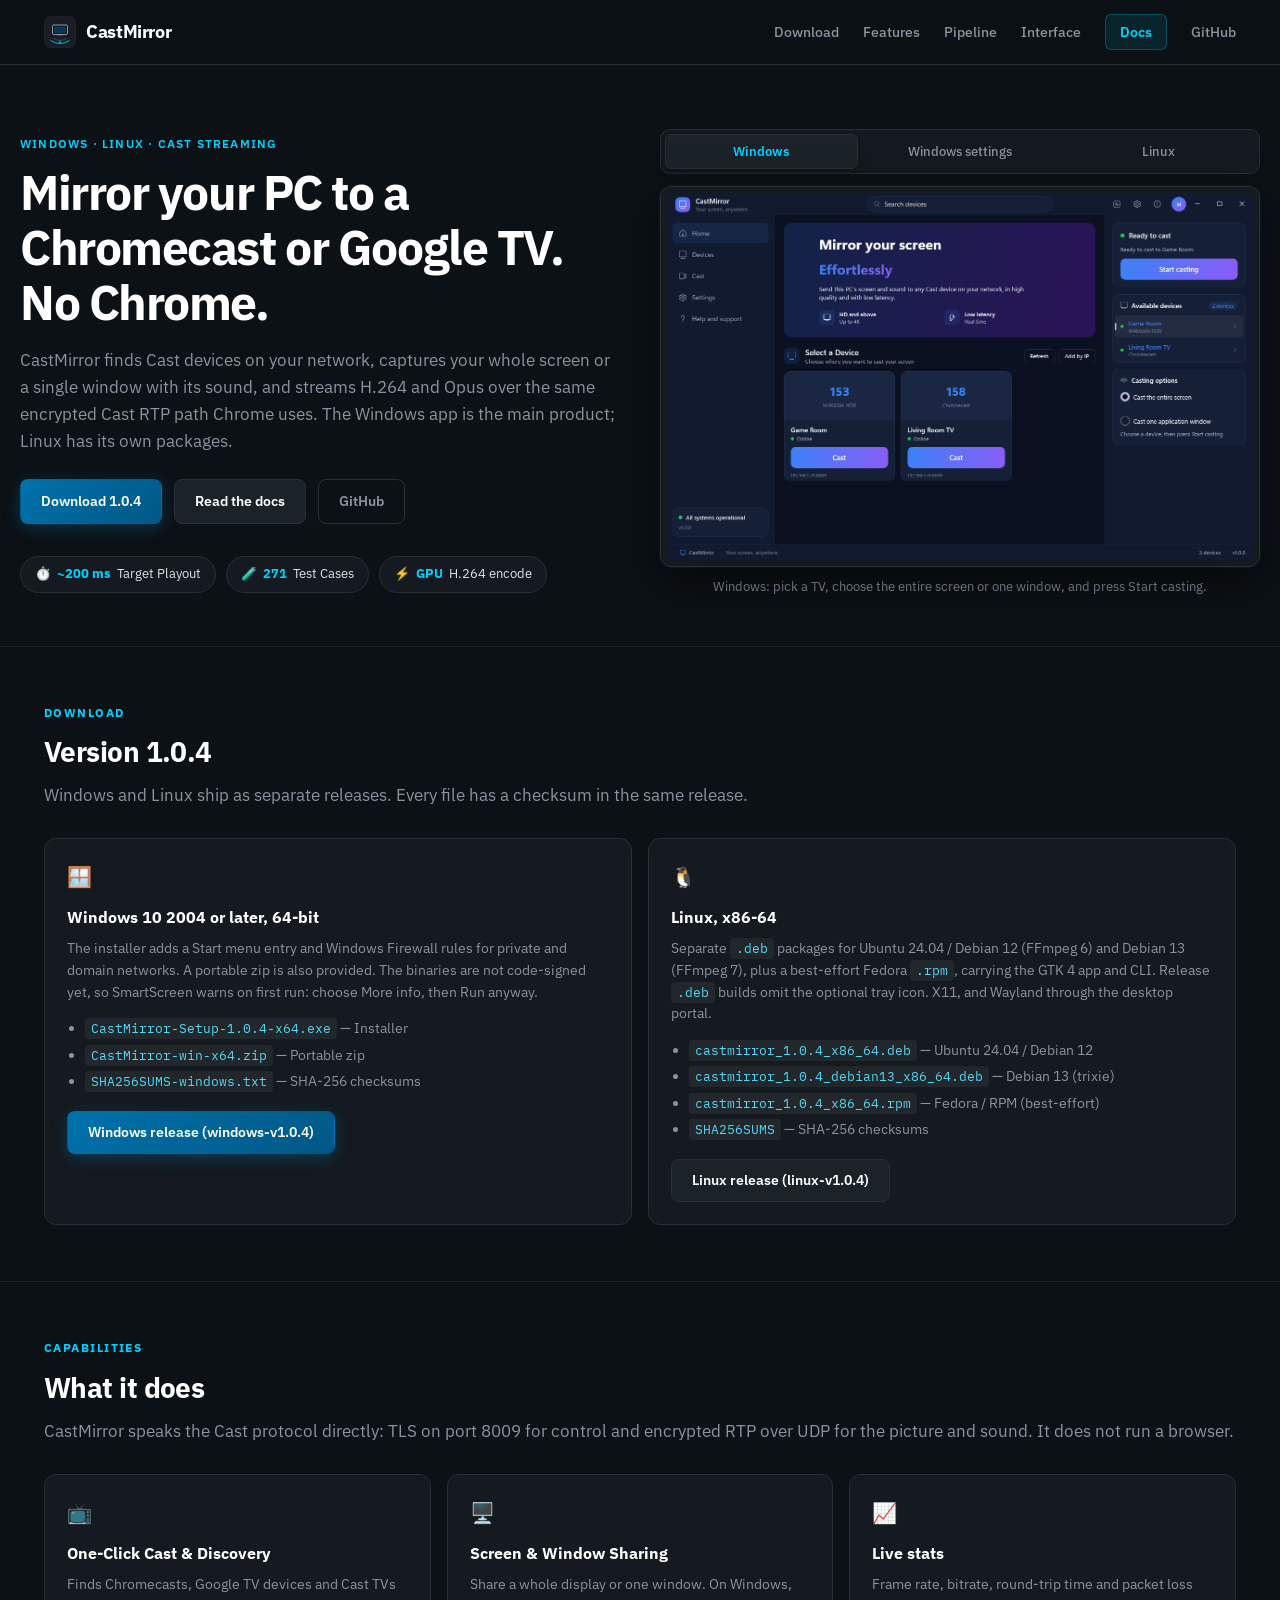
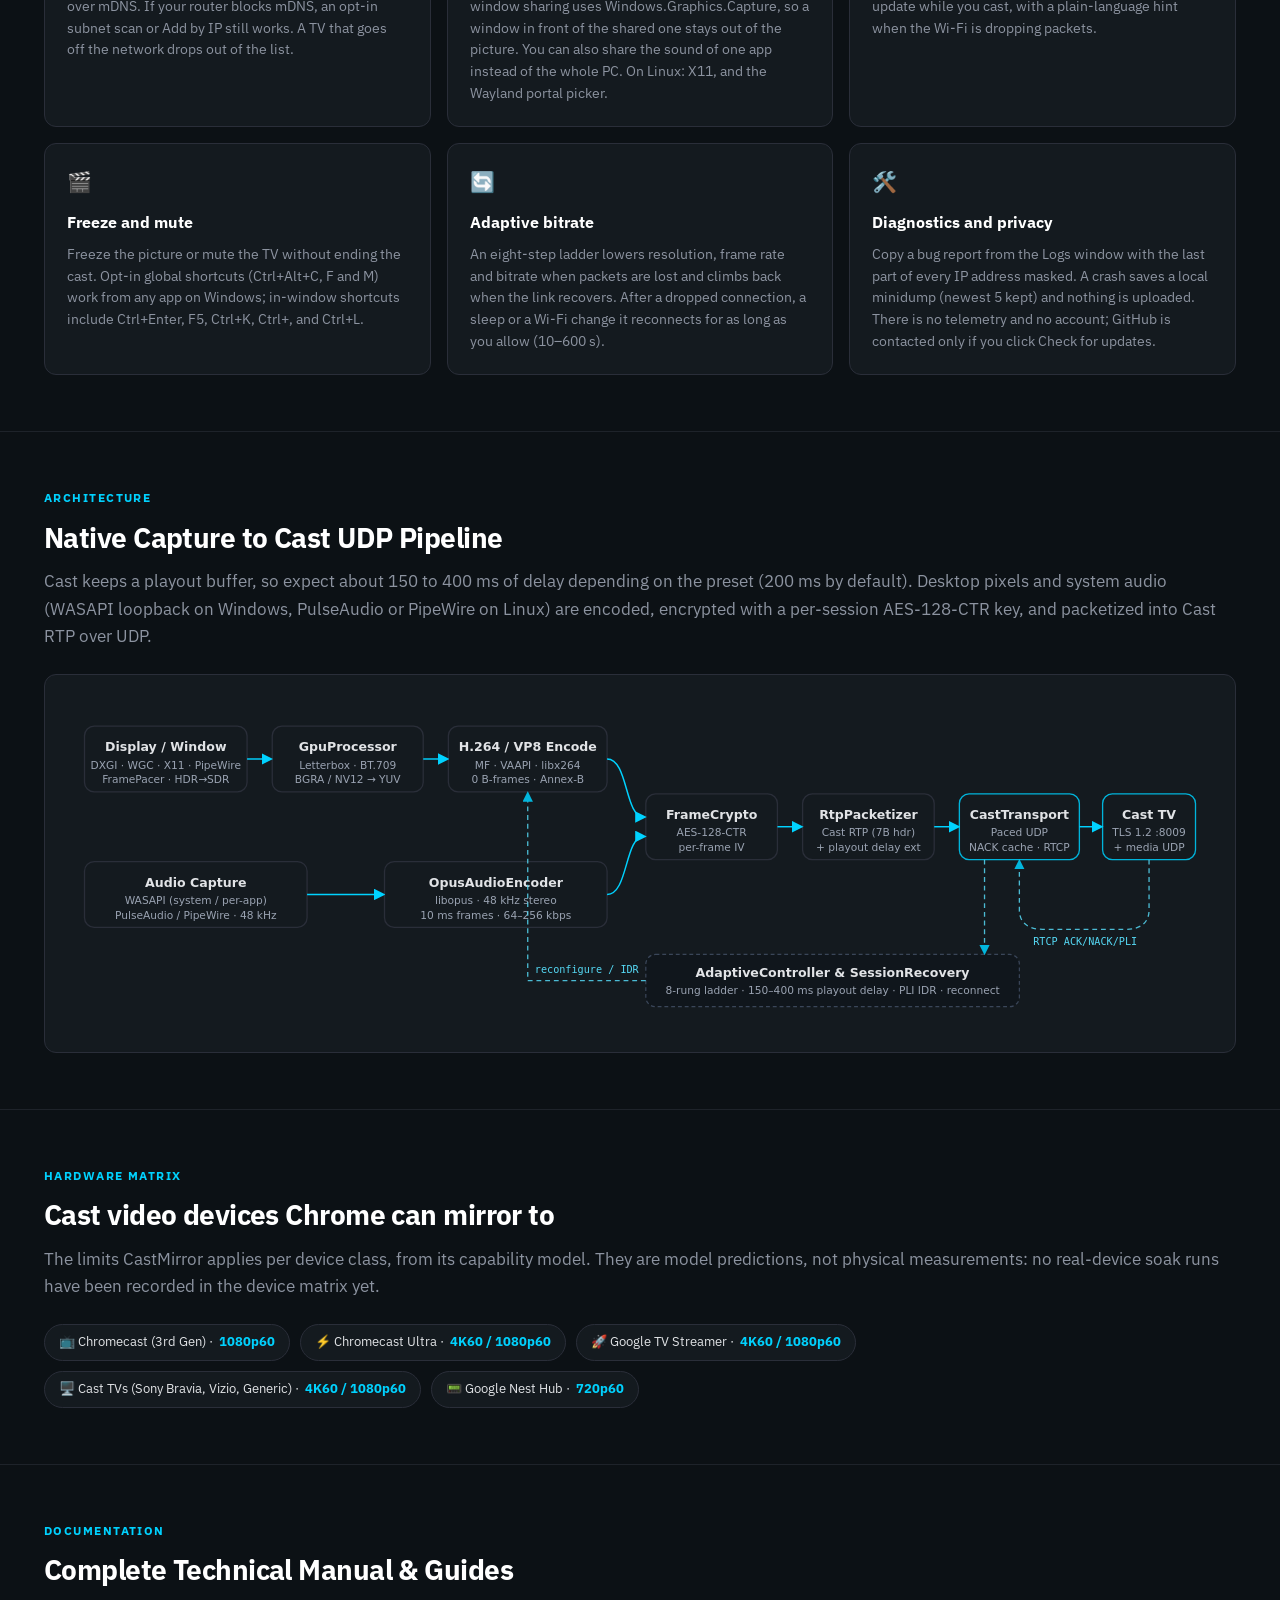
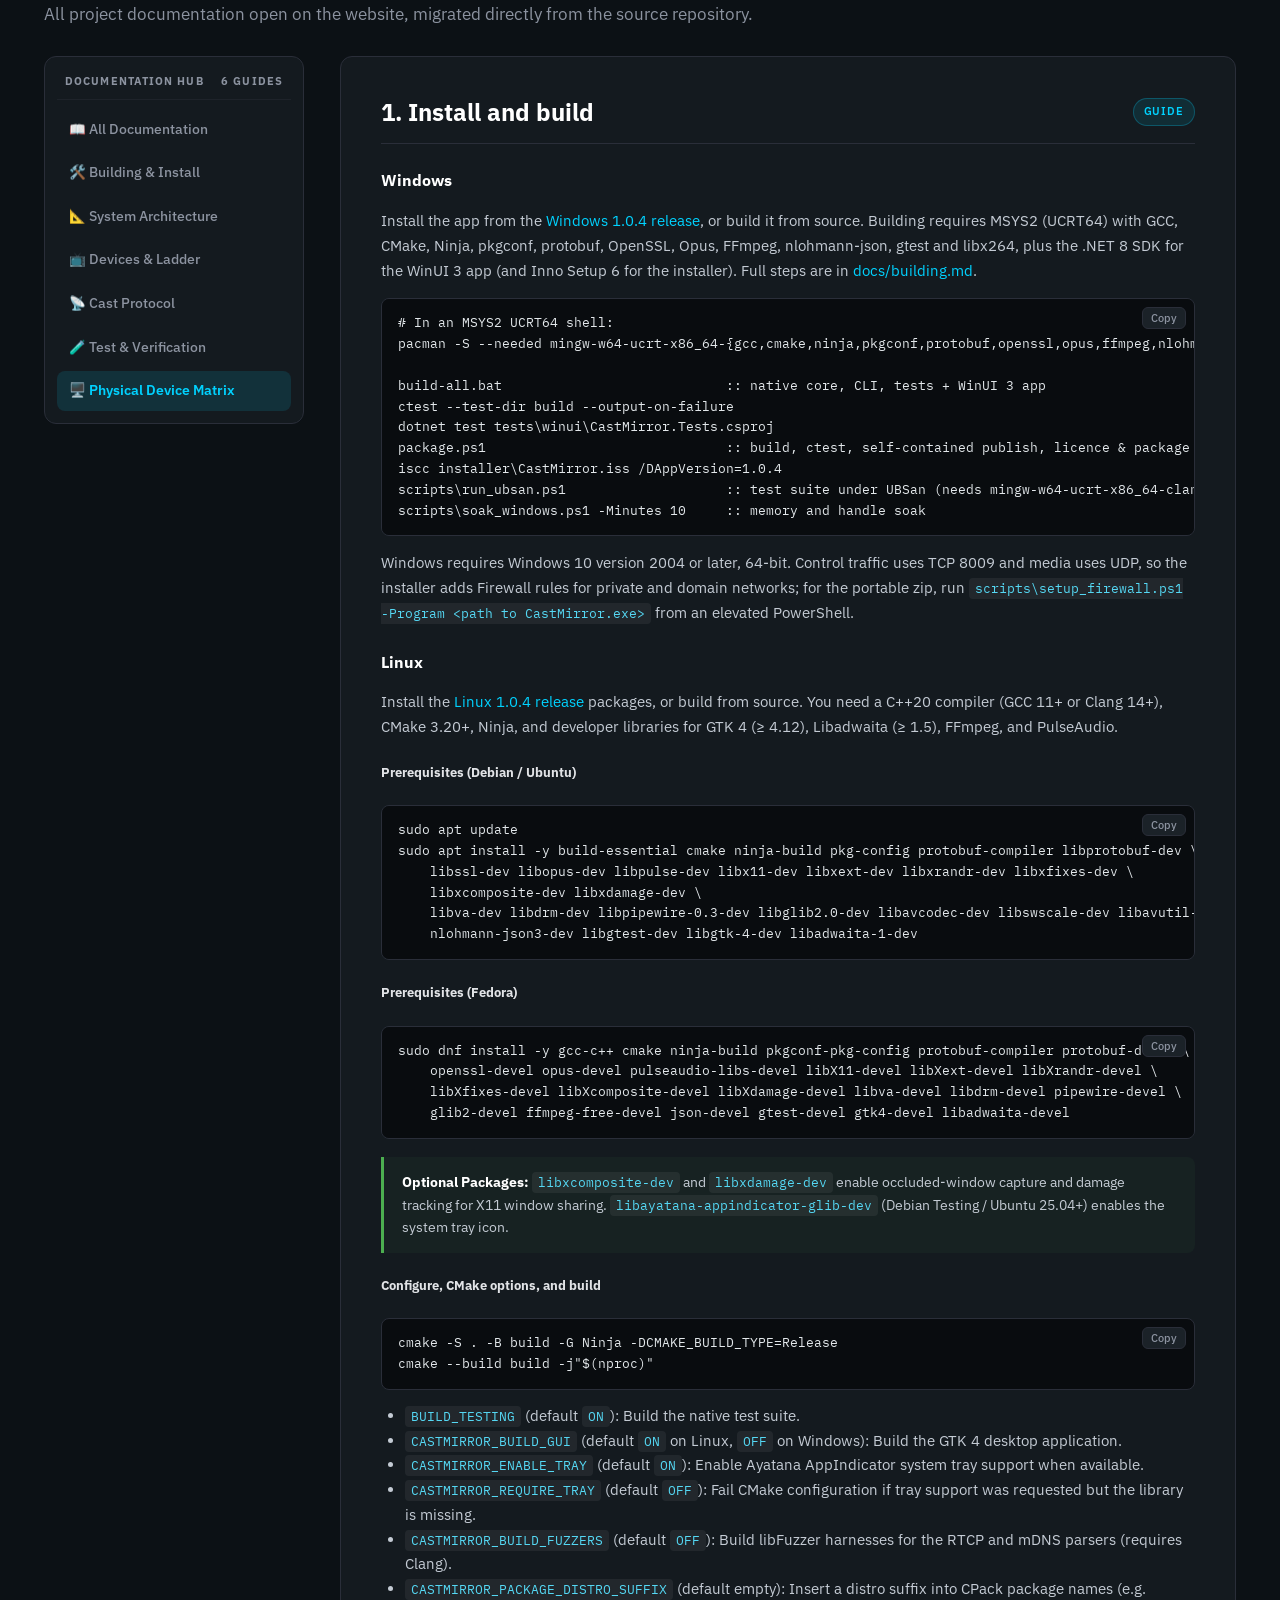
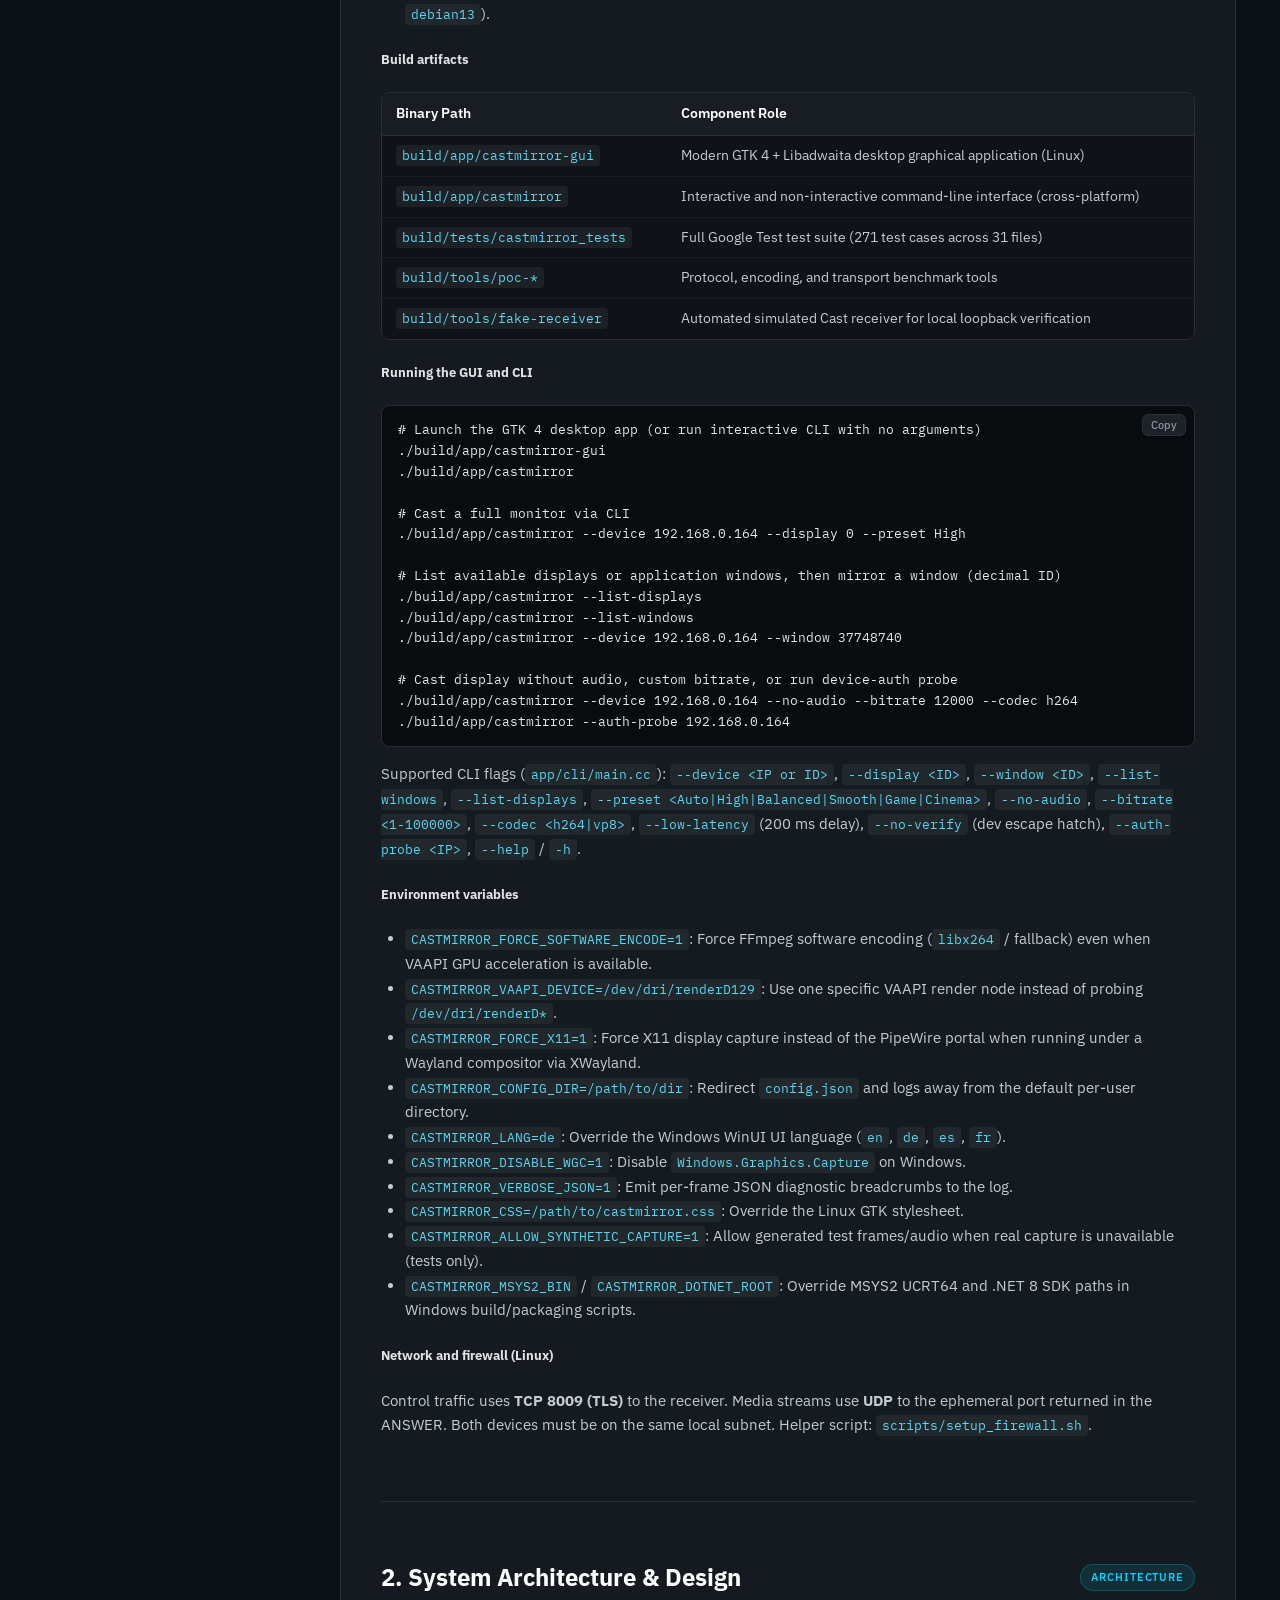
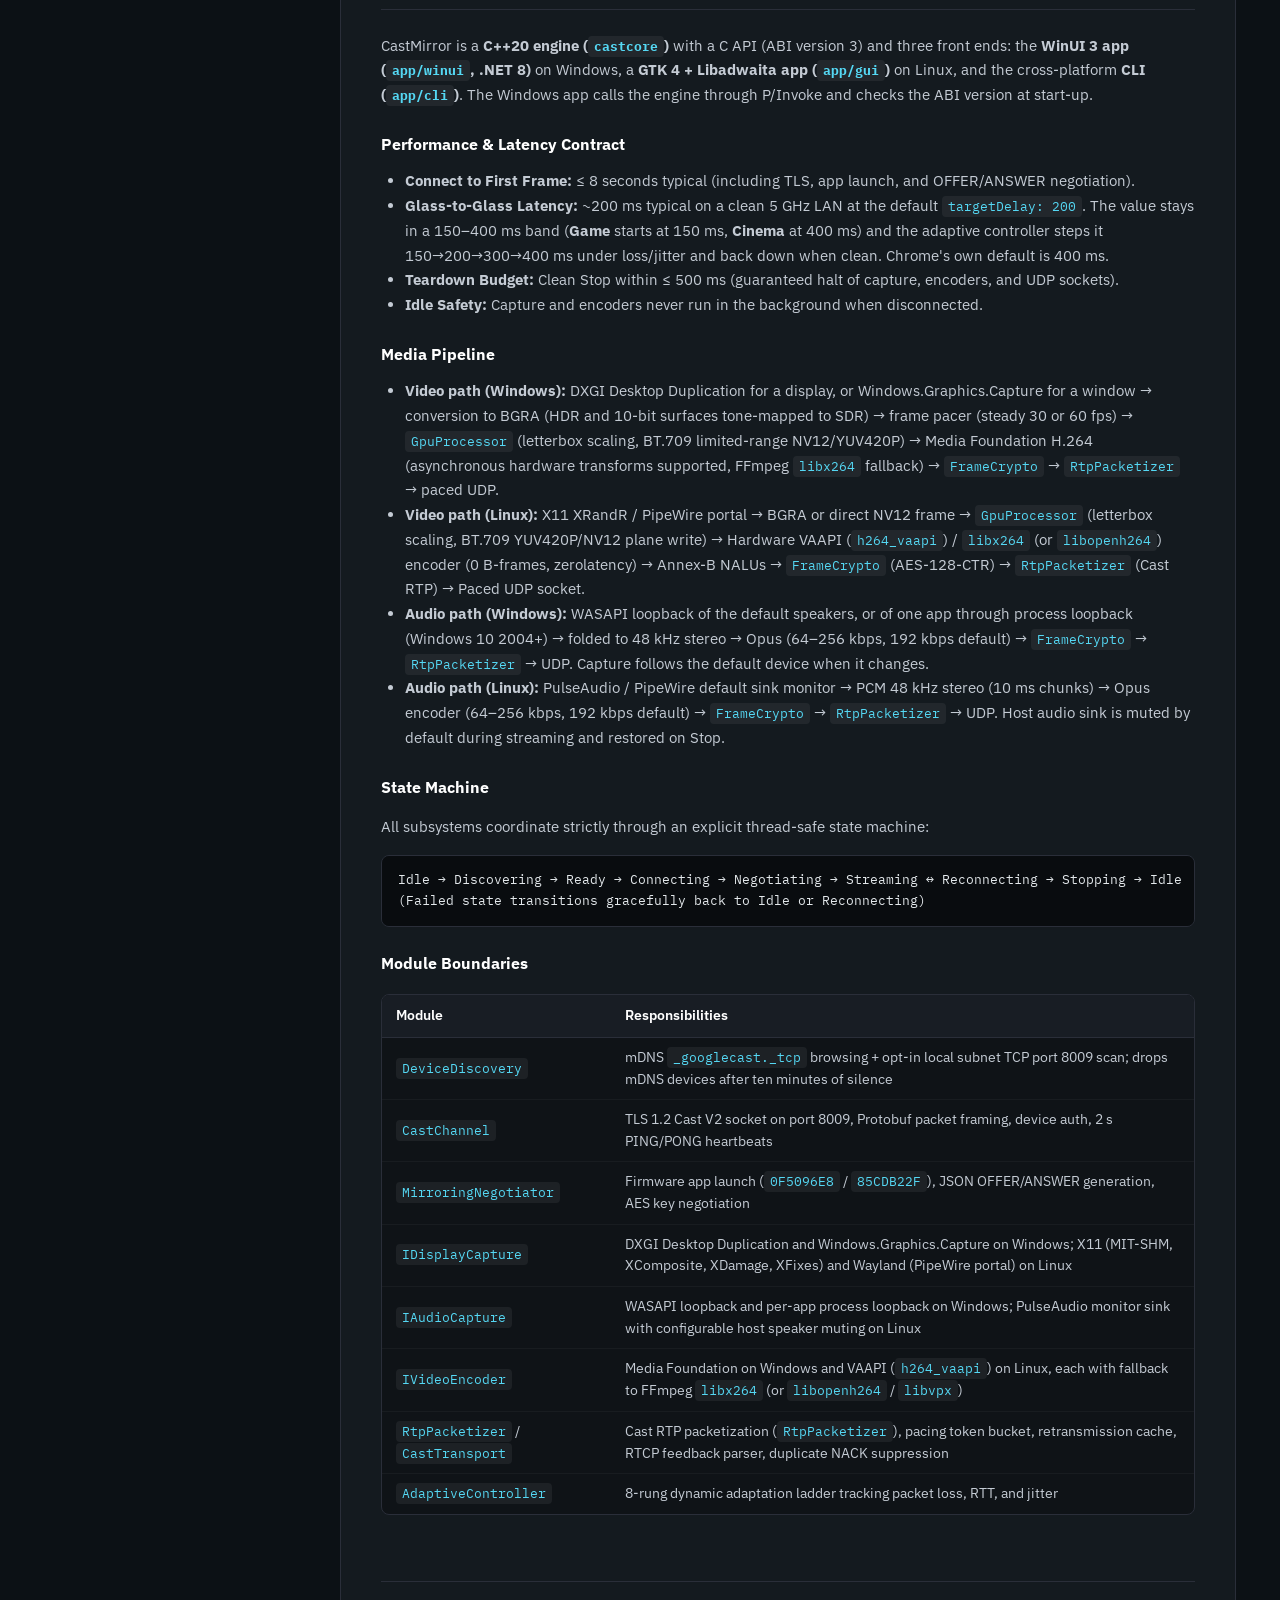
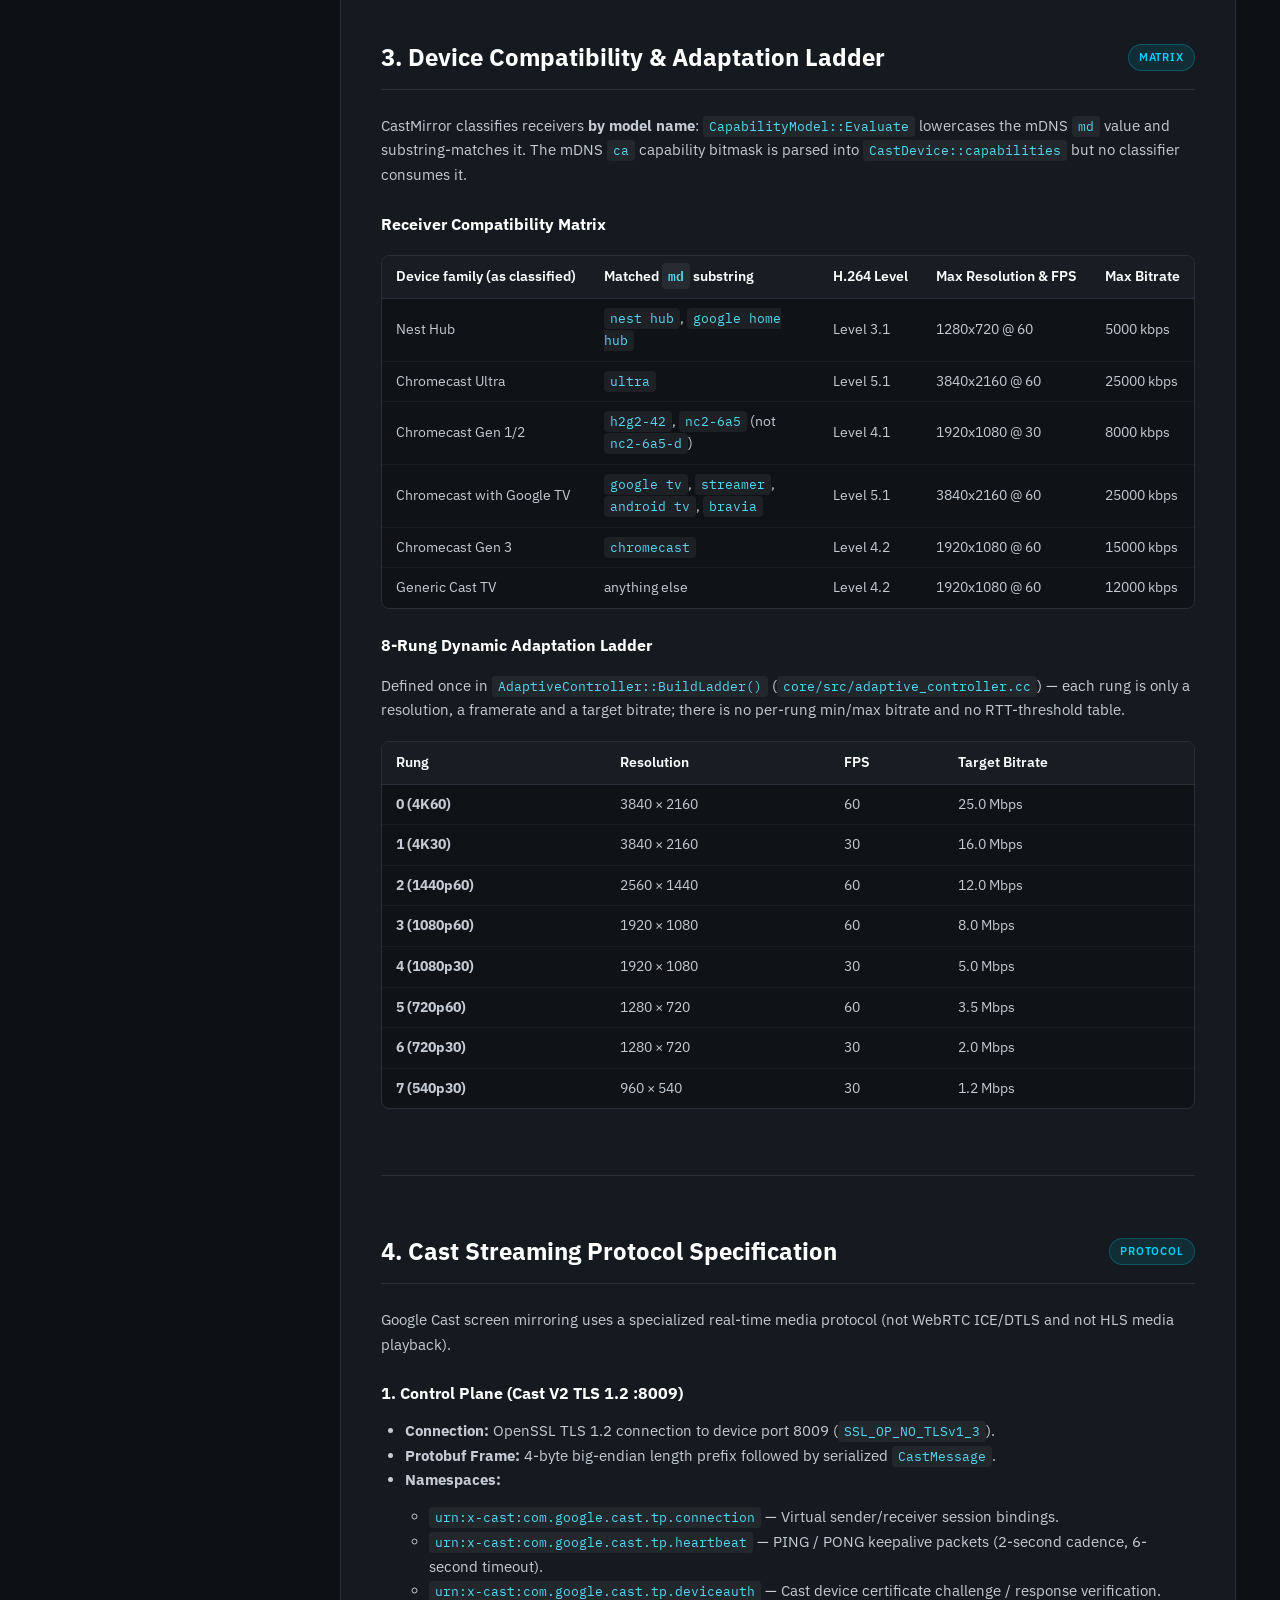
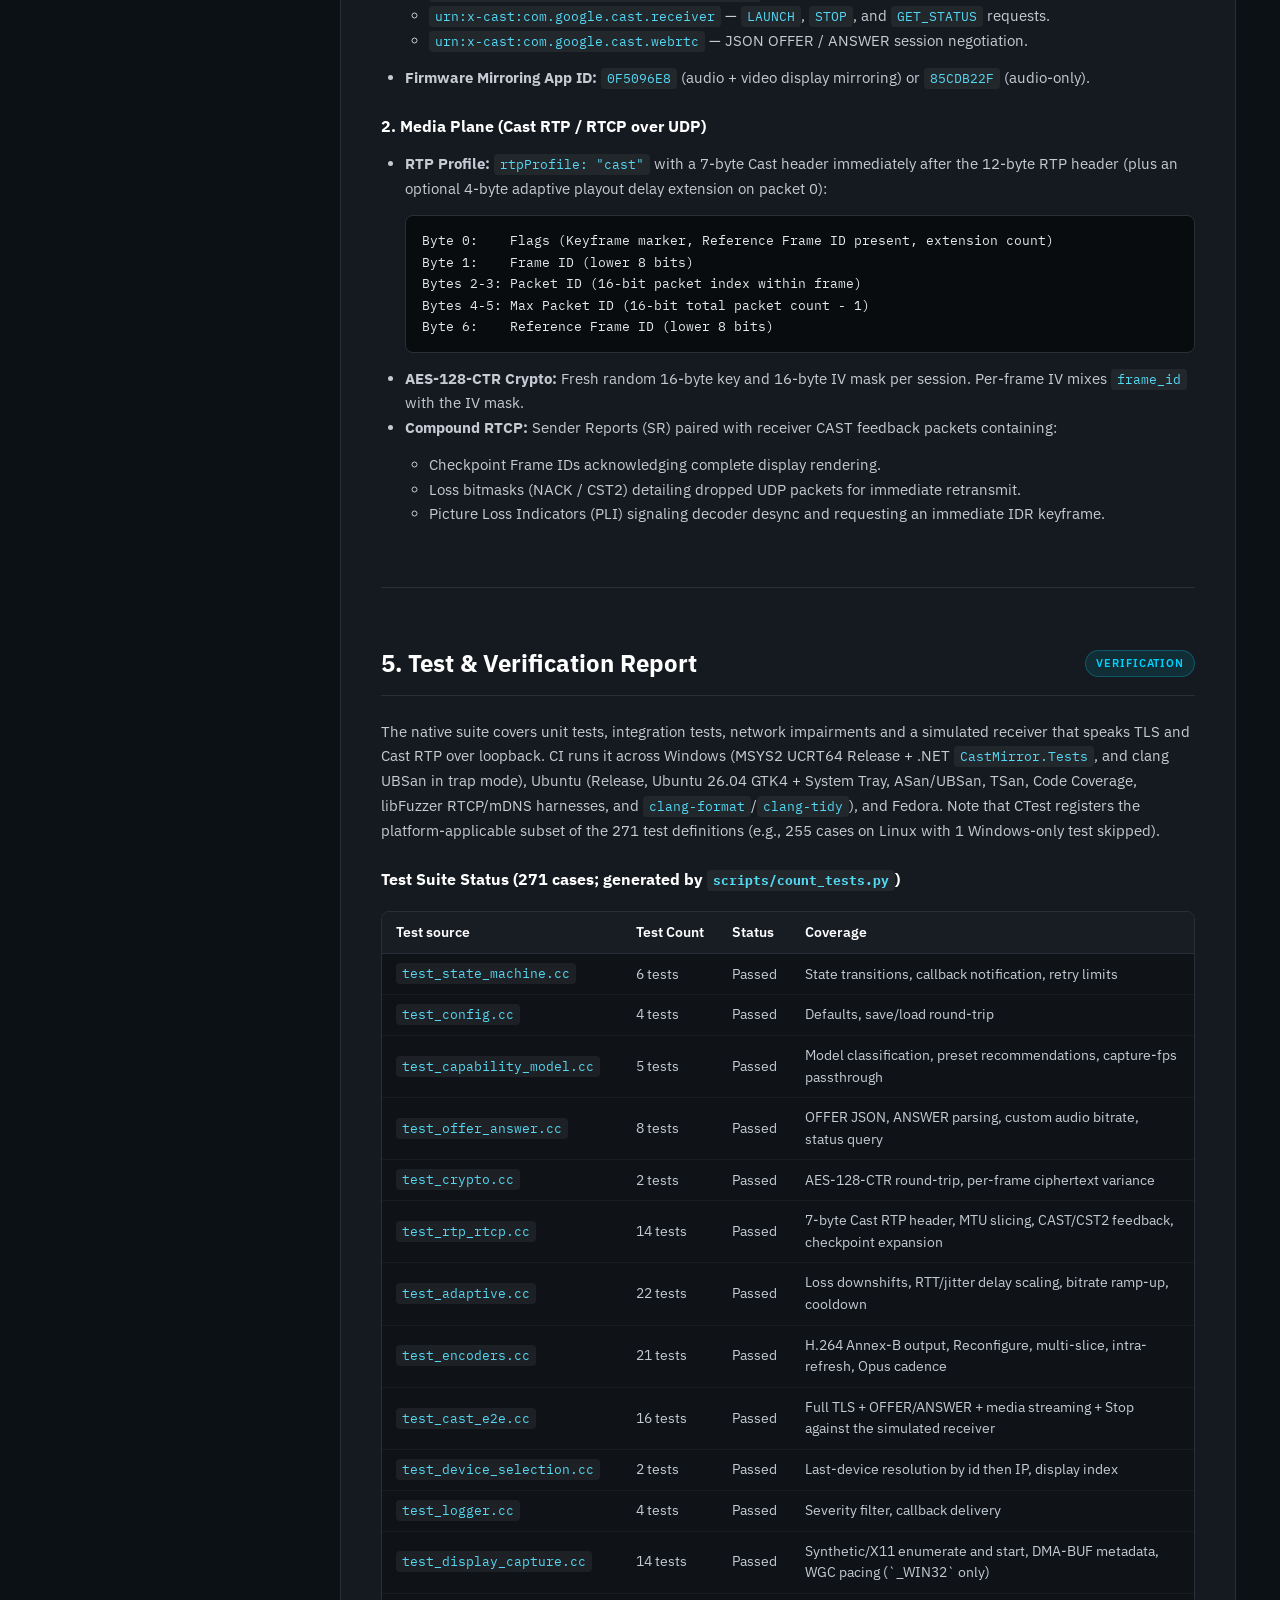
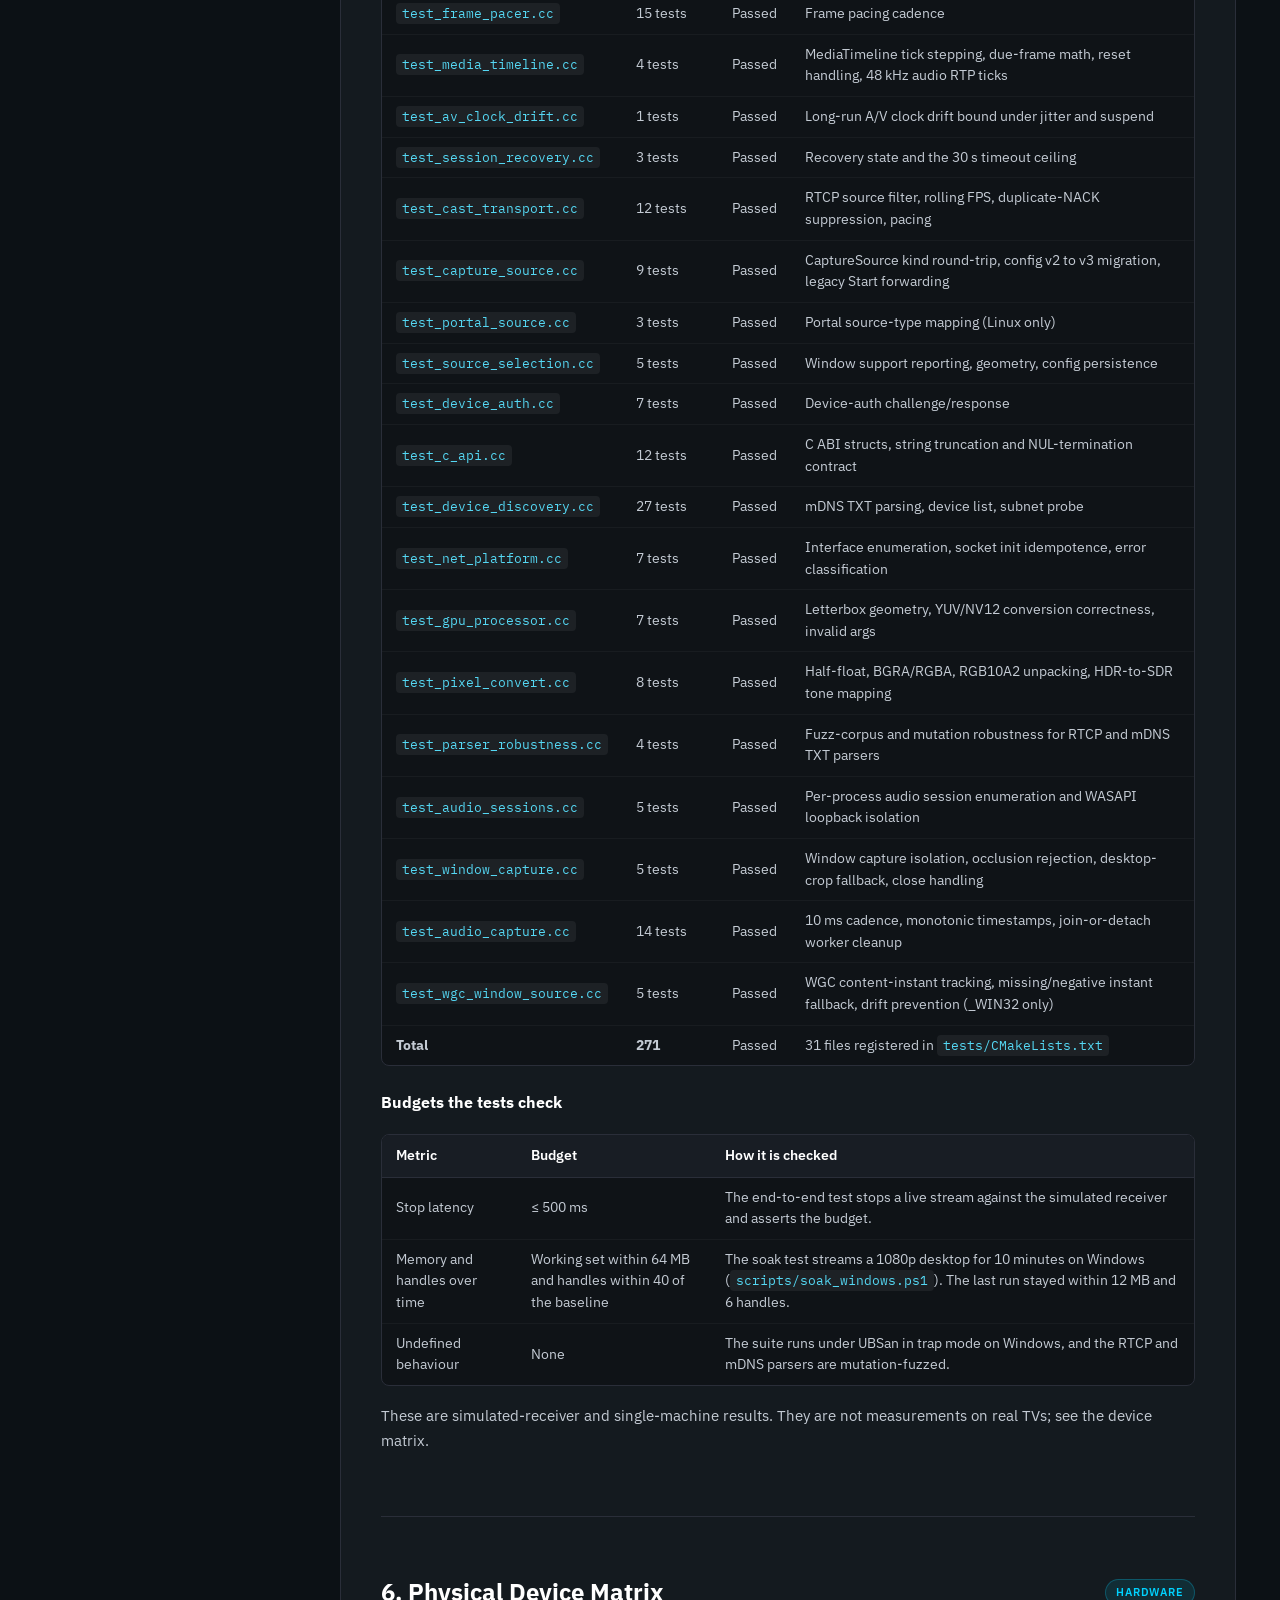
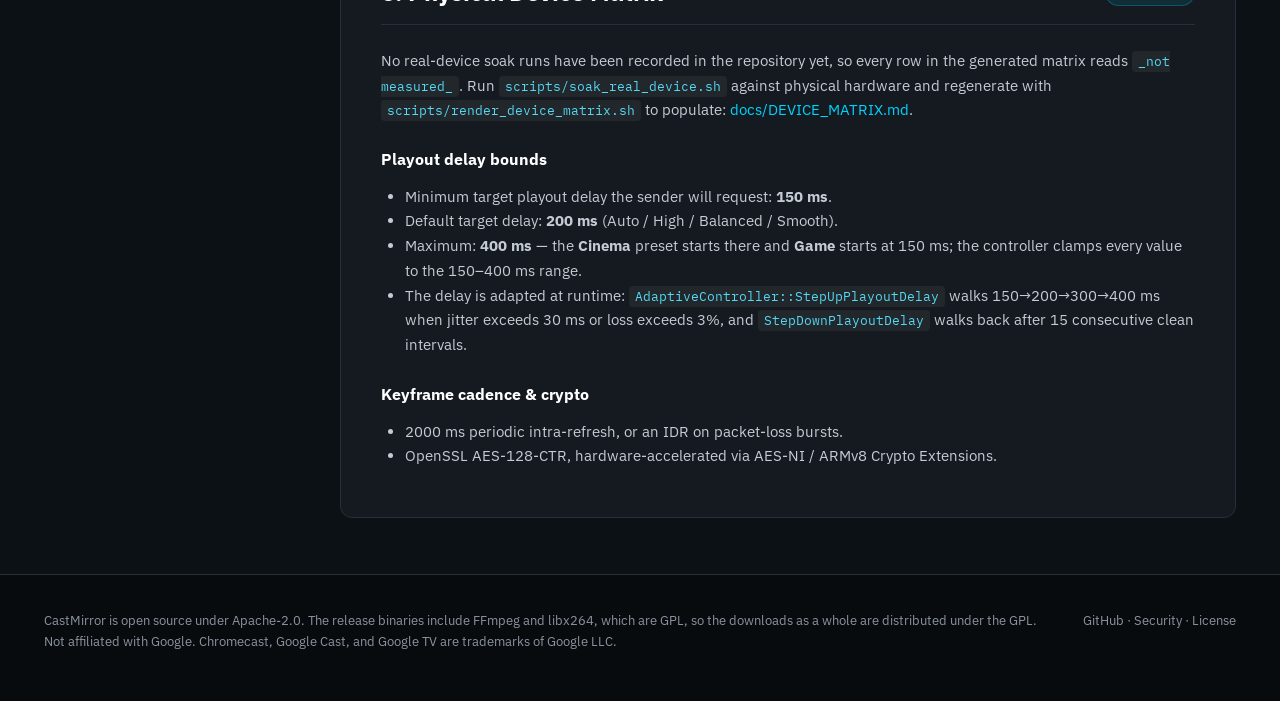
<file: docs/index.html>
<!DOCTYPE html>
<html lang="en">
<head>
  <meta charset="utf-8">
  <meta name="viewport" content="width=device-width, initial-scale=1">
  <title>CastMirror — Mirror your PC to a Chromecast or Google TV</title>
  <meta name="description" content="Mirror your whole screen or one window, with sound, to a Chromecast or Google TV. A native Windows app, with Linux packages. No Chrome.">
  <meta property="og:title" content="CastMirror — Native Chromecast Display Mirroring">
  <meta property="og:description" content="Mirror your PC to a Chromecast or Google TV. No Chrome.">
  <meta property="og:image" content="assets/og-image.png">
  <link rel="icon" href="assets/favicon.svg" type="image/svg+xml">
  <link rel="preconnect" href="https://fonts.googleapis.com">
  <link rel="preconnect" href="https://fonts.gstatic.com" crossorigin>
  <link href="https://fonts.googleapis.com/css2?family=IBM+Plex+Mono:wght@400;500;600&family=IBM+Plex+Sans:wght@400;500;600;700&display=swap" rel="stylesheet">
  <link rel="stylesheet" href="styles.css">
</head>
<body>
  <!-- Navigation -->
  <nav>
    <div class="wrap">
      <a class="brand" href="#top">
        <img src="assets/logo.svg" alt="CastMirror Logo">
        <span>CastMirror</span>
      </a>
      <div class="nav-links">
        <a href="#download">Download</a>
        <a href="#product">Features</a>
        <a href="#pipeline">Pipeline</a>
        <a href="#showcase">Interface</a>
        <a href="#documentation" class="btn-nav">Docs</a>
        <a data-repo-href="">GitHub</a>
      </div>
    </div>
  </nav>

  <!-- Hero -->
  <header class="wrap hero" id="top">
    <div class="hero-left">
      <div class="hero-tag">Windows · Linux · Cast Streaming</div>
      <h1>Mirror your PC to a Chromecast or Google TV. No Chrome.</h1>
      <p class="lede">
        CastMirror finds Cast devices on your network, captures your whole screen or a single window with its sound, and streams H.264 and Opus over the same encrypted Cast RTP path Chrome uses. The Windows app is the main product; Linux has its own packages.
      </p>
      <div class="cta">
        <a class="btn btn-primary" href="#download">Download 1.0.4</a>
        <a class="btn btn-secondary" href="#documentation">Read the docs</a>
        <a class="btn btn-ghost" data-repo-href="">GitHub</a>
      </div>
      <div class="strip" style="margin-top: 8px;">
        <span class="chip">⏱️ <strong>~200 ms</strong> Target Playout</span>
        <span class="chip">🧪 <strong><!-- testcount -->271<!-- /testcount --></strong> Test Cases</span>
        <span class="chip">⚡ <strong>GPU</strong> H.264 encode</span>
      </div>
    </div>

    <!-- Interactive Tabbed App Showcase -->
    <div class="showcase-container" id="showcase">
      <div class="showcase-tabs" role="tablist" aria-label="Application screenshots">
        <button class="showcase-tab-btn is-active" data-tab="winmain" type="button" role="tab" aria-selected="true">Windows</button>
        <button class="showcase-tab-btn" data-tab="winsettings" type="button" role="tab" aria-selected="false">Windows settings</button>
        <button class="showcase-tab-btn" data-tab="linuxcast" type="button" role="tab" aria-selected="false">Linux</button>
      </div>
      <div class="bezel">
        <img id="showcase-img" src="assets/screenshot-windows-main.png" alt="CastMirror on Windows: a navigation rail, two Cast devices as cards, and a casting panel with Start casting and the casting options">
      </div>
      <div class="showcase-caption" id="showcase-caption">
        Windows: pick a TV, choose the entire screen or one window, and press Start casting.
      </div>
    </div>
  </header>

  <!-- Downloads -->
  <section id="download">
    <div class="wrap">
      <p class="section-kicker">Download</p>
      <h2>Version 1.0.4</h2>
      <p class="lede">Windows and Linux ship as separate releases. Every file has a checksum in the same release.</p>
      <div class="grid" style="grid-template-columns: repeat(auto-fit, minmax(300px, 1fr));">
        <article class="card">
          <span class="card-icon">🪟</span>
          <h3>Windows 10 2004 or later, 64-bit</h3>
          <p>The installer adds a Start menu entry and Windows Firewall rules for private and domain networks. A portable zip is also provided. The binaries are not code-signed yet, so SmartScreen warns on first run: choose More info, then Run anyway.</p>
          <ul class="download-files">
            <li><a href="https://github.com/vindeckyy/CastMirror/releases/download/windows-v1.0.4/CastMirror-Setup-1.0.4-x64.exe"><code>CastMirror-Setup-1.0.4-x64.exe</code></a> — Installer</li>
            <li><a href="https://github.com/vindeckyy/CastMirror/releases/download/windows-v1.0.4/CastMirror-win-x64.zip"><code>CastMirror-win-x64.zip</code></a> — Portable zip</li>
            <li><a href="https://github.com/vindeckyy/CastMirror/releases/download/windows-v1.0.4/SHA256SUMS-windows.txt"><code>SHA256SUMS-windows.txt</code></a> — SHA-256 checksums</li>
          </ul>
          <p><a class="btn btn-primary" href="https://github.com/vindeckyy/CastMirror/releases/tag/windows-v1.0.4">Windows release (windows-v1.0.4)</a></p>
        </article>
        <article class="card">
          <span class="card-icon">🐧</span>
          <h3>Linux, x86-64</h3>
          <p>Separate <code>.deb</code> packages for Ubuntu 24.04 / Debian 12 (FFmpeg 6) and Debian 13 (FFmpeg 7), plus a best-effort Fedora <code>.rpm</code>, carrying the GTK 4 app and CLI. Release <code>.deb</code> builds omit the optional tray icon. X11, and Wayland through the desktop portal.</p>
          <ul class="download-files">
            <li><a href="https://github.com/vindeckyy/CastMirror/releases/download/linux-v1.0.4/castmirror_1.0.4_x86_64.deb"><code>castmirror_1.0.4_x86_64.deb</code></a> — Ubuntu 24.04 / Debian 12</li>
            <li><a href="https://github.com/vindeckyy/CastMirror/releases/download/linux-v1.0.4/castmirror_1.0.4_debian13_x86_64.deb"><code>castmirror_1.0.4_debian13_x86_64.deb</code></a> — Debian 13 (trixie)</li>
            <li><a href="https://github.com/vindeckyy/CastMirror/releases/download/linux-v1.0.4/castmirror_1.0.4_x86_64.rpm"><code>castmirror_1.0.4_x86_64.rpm</code></a> — Fedora / RPM (best-effort)</li>
            <li><a href="https://github.com/vindeckyy/CastMirror/releases/download/linux-v1.0.4/SHA256SUMS"><code>SHA256SUMS</code></a> — SHA-256 checksums</li>
          </ul>
          <p><a class="btn btn-secondary" href="https://github.com/vindeckyy/CastMirror/releases/tag/linux-v1.0.4">Linux release (linux-v1.0.4)</a></p>
        </article>
      </div>
    </div>
  </section>

  <!-- Features Grid -->
  <section id="product">
    <div class="wrap">
      <p class="section-kicker">Capabilities</p>
      <h2>What it does</h2>
      <p class="lede">CastMirror speaks the Cast protocol directly: TLS on port 8009 for control and encrypted RTP over UDP for the picture and sound. It does not run a browser.</p>
      
      <div class="grid">
        <article class="card">
          <span class="card-icon">📺</span>
          <h3>One-Click Cast &amp; Discovery</h3>
          <p>Finds Chromecasts, Google TV devices and Cast TVs over mDNS. If your router blocks mDNS, an opt-in subnet scan or Add by IP still works. A TV that goes off the network drops out of the list.</p>
        </article>

        <article class="card">
          <span class="card-icon">🖥️</span>
          <h3>Screen &amp; Window Sharing</h3>
          <p>Share a whole display or one window. On Windows, window sharing uses Windows.Graphics.Capture, so a window in front of the shared one stays out of the picture. You can also share the sound of one app instead of the whole PC. On Linux: X11, and the Wayland portal picker.</p>
        </article>

        <article class="card">
          <span class="card-icon">📈</span>
          <h3>Live stats</h3>
          <p>Frame rate, bitrate, round-trip time and packet loss update while you cast, with a plain-language hint when the Wi-Fi is dropping packets.</p>
        </article>

        <article class="card">
          <span class="card-icon">🎬</span>
          <h3>Freeze and mute</h3>
          <p>Freeze the picture or mute the TV without ending the cast. Opt-in global shortcuts (Ctrl+Alt+C, F and M) work from any app on Windows; in-window shortcuts include Ctrl+Enter, F5, Ctrl+K, Ctrl+, and Ctrl+L.</p>
        </article>

        <article class="card">
          <span class="card-icon">🔄</span>
          <h3>Adaptive bitrate</h3>
          <p>An eight-step ladder lowers resolution, frame rate and bitrate when packets are lost and climbs back when the link recovers. After a dropped connection, a sleep or a Wi-Fi change it reconnects for as long as you allow (10–600 s).</p>
        </article>

        <article class="card">
          <span class="card-icon">🛠️</span>
          <h3>Diagnostics and privacy</h3>
          <p>Copy a bug report from the Logs window with the last part of every IP address masked. A crash saves a local minidump (newest 5 kept) and nothing is uploaded. There is no telemetry and no account; GitHub is contacted only if you click Check for updates.</p>
        </article>
      </div>
    </div>
  </section>

  <!-- Media Pipeline Section -->
  <section id="pipeline">
    <div class="wrap">
      <p class="section-kicker">Architecture</p>
      <h2>Native Capture to Cast UDP Pipeline</h2>
      <p class="lede">
        Cast keeps a playout buffer, so expect about 150 to 400 ms of delay depending on the preset (200 ms by default). Desktop pixels and system audio (WASAPI loopback on Windows, PulseAudio or PipeWire on Linux) are encoded, encrypted with a per-session AES-128-CTR key, and packetized into Cast RTP over UDP.
      </p>
      <div class="pipeline-box">
        <img class="pipeline-img" src="assets/pipeline.svg" alt="CastMirror Media Pipeline Diagram">
      </div>
    </div>
  </section>

  <!-- Device Compatibility Chips -->
  <section id="compatibility">
    <div class="wrap">
      <p class="section-kicker">Hardware Matrix</p>
      <h2>Cast video devices Chrome can mirror to</h2>
      <p class="lede">The limits CastMirror applies per device class, from its capability model. They are model predictions, not physical measurements: no real-device soak runs have been recorded in the device matrix yet.</p>
      <div class="strip">
        <span class="chip">📺 Chromecast (3rd Gen) · <strong>1080p60</strong></span>
        <span class="chip">⚡ Chromecast Ultra · <strong>4K60 / 1080p60</strong></span>
        <span class="chip">🚀 Google TV Streamer · <strong>4K60 / 1080p60</strong></span>
        <span class="chip">🖥️ Cast TVs (Sony Bravia, Vizio, Generic) · <strong>4K60 / 1080p60</strong></span>
        <span class="chip">📟 Google Nest Hub · <strong>720p60</strong></span>
      </div>
    </div>
  </section>

  <!-- Full Documentation Hub (All Docs Open on the Website) -->
  <section id="documentation">
    <div class="wrap">
      <p class="section-kicker">Documentation</p>
      <h2>Complete Technical Manual &amp; Guides</h2>
      <p class="lede">All project documentation open on the website, migrated directly from the source repository.</p>

      <div class="docs-layout">
        <!-- Sticky Sidebar Table of Contents -->
        <nav class="docs-nav" aria-label="Documentation Table of Contents">
          <div class="docs-nav-header">
            <span>Documentation Hub</span>
            <span>6 Guides</span>
          </div>
          <a class="docs-nav-link is-active" data-doc="all" href="#documentation">📖 All Documentation</a>
          <a class="docs-nav-link" data-doc="doc-building" href="#doc-building">🛠️ Building &amp; Install</a>
          <a class="docs-nav-link" data-doc="doc-architecture" href="#doc-architecture">📐 System Architecture</a>
          <a class="docs-nav-link" data-doc="doc-compatibility" href="#doc-compatibility">📺 Devices &amp; Ladder</a>
          <a class="docs-nav-link" data-doc="doc-protocol" href="#doc-protocol">📡 Cast Protocol</a>
          <a class="docs-nav-link" data-doc="doc-tests" href="#doc-tests">🧪 Test &amp; Verification</a>
          <a class="docs-nav-link" data-doc="doc-devices" href="#doc-devices">🖥️ Physical Device Matrix</a>
        </nav>

        <!-- Documentation Content Body (All Docs Open Simultaneously) -->
        <div class="docs-content">
          
          <!-- Document 1: Building & Installation -->
          <article class="doc-panel" id="doc-building">
            <div class="doc-panel-header">
              <h3>1. Install and build</h3>
              <span class="doc-badge">Guide</span>
            </div>
            <h4>Windows</h4>
            <p>Install the app from the <a href="https://github.com/vindeckyy/CastMirror/releases/tag/windows-v1.0.4">Windows 1.0.4 release</a>, or build it from source. Building requires MSYS2 (UCRT64) with GCC, CMake, Ninja, pkgconf, protobuf, OpenSSL, Opus, FFmpeg, nlohmann-json, gtest and libx264, plus the .NET 8 SDK for the WinUI 3 app (and Inno Setup 6 for the installer). Full steps are in <a data-repo-file="docs/building.md">docs/building.md</a>.</p>
            <pre><button class="copy" type="button">Copy</button># In an MSYS2 UCRT64 shell:
pacman -S --needed mingw-w64-ucrt-x86_64-{gcc,cmake,ninja,pkgconf,protobuf,openssl,opus,ffmpeg,nlohmann-json,gtest,libx264}

build-all.bat                            :: native core, CLI, tests + WinUI 3 app
ctest --test-dir build --output-on-failure
dotnet test tests\winui\CastMirror.Tests.csproj
package.ps1                              :: build, ctest, self-contained publish, licence &amp; package checks
iscc installer\CastMirror.iss /DAppVersion=1.0.4
scripts\run_ubsan.ps1                    :: test suite under UBSan (needs mingw-w64-ucrt-x86_64-clang)
scripts\soak_windows.ps1 -Minutes 10     :: memory and handle soak</pre>
            <p>Windows requires Windows 10 version 2004 or later, 64-bit. Control traffic uses TCP 8009 and media uses UDP, so the installer adds Firewall rules for private and domain networks; for the portable zip, run <code>scripts\setup_firewall.ps1 -Program &lt;path to CastMirror.exe&gt;</code> from an elevated PowerShell.</p>

            <h4>Linux</h4>
            <p>Install the <a href="https://github.com/vindeckyy/CastMirror/releases/tag/linux-v1.0.4">Linux 1.0.4 release</a> packages, or build from source. You need a C++20 compiler (GCC 11+ or Clang 14+), CMake 3.20+, Ninja, and developer libraries for GTK 4 (&ge; 4.12), Libadwaita (&ge; 1.5), FFmpeg, and PulseAudio.</p>

            <h5>Prerequisites (Debian / Ubuntu)</h5>
            <pre><button class="copy" type="button">Copy</button>sudo apt update
sudo apt install -y build-essential cmake ninja-build pkg-config protobuf-compiler libprotobuf-dev \
    libssl-dev libopus-dev libpulse-dev libx11-dev libxext-dev libxrandr-dev libxfixes-dev \
    libxcomposite-dev libxdamage-dev \
    libva-dev libdrm-dev libpipewire-0.3-dev libglib2.0-dev libavcodec-dev libswscale-dev libavutil-dev \
    nlohmann-json3-dev libgtest-dev libgtk-4-dev libadwaita-1-dev</pre>

            <h5>Prerequisites (Fedora)</h5>
            <pre><button class="copy" type="button">Copy</button>sudo dnf install -y gcc-c++ cmake ninja-build pkgconf-pkg-config protobuf-compiler protobuf-devel \
    openssl-devel opus-devel pulseaudio-libs-devel libX11-devel libXext-devel libXrandr-devel \
    libXfixes-devel libXcomposite-devel libXdamage-devel libva-devel libdrm-devel pipewire-devel \
    glib2-devel ffmpeg-free-devel json-devel gtest-devel gtk4-devel libadwaita-devel</pre>

            <div class="callout callout-tip">
              <strong>Optional Packages:</strong> <code>libxcomposite-dev</code> and <code>libxdamage-dev</code> enable occluded-window capture and damage tracking for X11 window sharing. <code>libayatana-appindicator-glib-dev</code> (Debian Testing / Ubuntu 25.04+) enables the system tray icon.
            </div>

            <h5>Configure, CMake options, and build</h5>
            <pre><button class="copy" type="button">Copy</button>cmake -S . -B build -G Ninja -DCMAKE_BUILD_TYPE=Release
cmake --build build -j"$(nproc)"</pre>
            <ul>
              <li><code>BUILD_TESTING</code> (default <code>ON</code>): Build the native test suite.</li>
              <li><code>CASTMIRROR_BUILD_GUI</code> (default <code>ON</code> on Linux, <code>OFF</code> on Windows): Build the GTK 4 desktop application.</li>
              <li><code>CASTMIRROR_ENABLE_TRAY</code> (default <code>ON</code>): Enable Ayatana AppIndicator system tray support when available.</li>
              <li><code>CASTMIRROR_REQUIRE_TRAY</code> (default <code>OFF</code>): Fail CMake configuration if tray support was requested but the library is missing.</li>
              <li><code>CASTMIRROR_BUILD_FUZZERS</code> (default <code>OFF</code>): Build libFuzzer harnesses for the RTCP and mDNS parsers (requires Clang).</li>
              <li><code>CASTMIRROR_PACKAGE_DISTRO_SUFFIX</code> (default empty): Insert a distro suffix into CPack package names (e.g. <code>debian13</code>).</li>
            </ul>

            <h5>Build artifacts</h5>
            <div class="doc-table-wrap">
              <table class="doc-table">
                <thead>
                  <tr><th>Binary Path</th><th>Component Role</th></tr>
                </thead>
                <tbody>
                  <tr><td><code>build/app/castmirror-gui</code></td><td>Modern GTK 4 + Libadwaita desktop graphical application (Linux)</td></tr>
                  <tr><td><code>build/app/castmirror</code></td><td>Interactive and non-interactive command-line interface (cross-platform)</td></tr>
                  <tr><td><code>build/tests/castmirror_tests</code></td><td>Full Google Test test suite (<!-- testcount -->271<!-- /testcount --> test cases across 31 files)</td></tr>
                  <tr><td><code>build/tools/poc-*</code></td><td>Protocol, encoding, and transport benchmark tools</td></tr>
                  <tr><td><code>build/tools/fake-receiver</code></td><td>Automated simulated Cast receiver for local loopback verification</td></tr>
                </tbody>
              </table>
            </div>

            <h5>Running the GUI and CLI</h5>
            <pre><button class="copy" type="button">Copy</button># Launch the GTK 4 desktop app (or run interactive CLI with no arguments)
./build/app/castmirror-gui
./build/app/castmirror

# Cast a full monitor via CLI
./build/app/castmirror --device 192.168.0.164 --display 0 --preset High

# List available displays or application windows, then mirror a window (decimal ID)
./build/app/castmirror --list-displays
./build/app/castmirror --list-windows
./build/app/castmirror --device 192.168.0.164 --window 37748740

# Cast display without audio, custom bitrate, or run device-auth probe
./build/app/castmirror --device 192.168.0.164 --no-audio --bitrate 12000 --codec h264
./build/app/castmirror --auth-probe 192.168.0.164</pre>
            <p>Supported CLI flags (<code>app/cli/main.cc</code>): <code>--device &lt;IP or ID&gt;</code>, <code>--display &lt;ID&gt;</code>, <code>--window &lt;ID&gt;</code>, <code>--list-windows</code>, <code>--list-displays</code>, <code>--preset &lt;Auto|High|Balanced|Smooth|Game|Cinema&gt;</code>, <code>--no-audio</code>, <code>--bitrate &lt;1-100000&gt;</code>, <code>--codec &lt;h264|vp8&gt;</code>, <code>--low-latency</code> (200 ms delay), <code>--no-verify</code> (dev escape hatch), <code>--auth-probe &lt;IP&gt;</code>, <code>--help</code> / <code>-h</code>.</p>

            <h5>Environment variables</h5>
            <ul>
              <li><code>CASTMIRROR_FORCE_SOFTWARE_ENCODE=1</code>: Force FFmpeg software encoding (<code>libx264</code> / fallback) even when VAAPI GPU acceleration is available.</li>
              <li><code>CASTMIRROR_VAAPI_DEVICE=/dev/dri/renderD129</code>: Use one specific VAAPI render node instead of probing <code>/dev/dri/renderD*</code>.</li>
              <li><code>CASTMIRROR_FORCE_X11=1</code>: Force X11 display capture instead of the PipeWire portal when running under a Wayland compositor via XWayland.</li>
              <li><code>CASTMIRROR_CONFIG_DIR=/path/to/dir</code>: Redirect <code>config.json</code> and logs away from the default per-user directory.</li>
              <li><code>CASTMIRROR_LANG=de</code>: Override the Windows WinUI UI language (<code>en</code>, <code>de</code>, <code>es</code>, <code>fr</code>).</li>
              <li><code>CASTMIRROR_DISABLE_WGC=1</code>: Disable <code>Windows.Graphics.Capture</code> on Windows.</li>
              <li><code>CASTMIRROR_VERBOSE_JSON=1</code>: Emit per-frame JSON diagnostic breadcrumbs to the log.</li>
              <li><code>CASTMIRROR_CSS=/path/to/castmirror.css</code>: Override the Linux GTK stylesheet.</li>
              <li><code>CASTMIRROR_ALLOW_SYNTHETIC_CAPTURE=1</code>: Allow generated test frames/audio when real capture is unavailable (tests only).</li>
              <li><code>CASTMIRROR_MSYS2_BIN</code> / <code>CASTMIRROR_DOTNET_ROOT</code>: Override MSYS2 UCRT64 and .NET 8 SDK paths in Windows build/packaging scripts.</li>
            </ul>

            <h5>Network and firewall (Linux)</h5>
            <p>Control traffic uses <strong>TCP 8009 (TLS)</strong> to the receiver. Media streams use <strong>UDP</strong> to the ephemeral port returned in the ANSWER. Both devices must be on the same local subnet. Helper script: <code>scripts/setup_firewall.sh</code>.</p>
          </article>

          <!-- Document 2: Architecture & Design -->
          <article class="doc-panel" id="doc-architecture">
            <div class="doc-panel-header">
              <h3>2. System Architecture &amp; Design</h3>
              <span class="doc-badge">Architecture</span>
            </div>
            <p>CastMirror is a <strong>C++20 engine (<code>castcore</code>)</strong> with a C API (ABI version 3) and three front ends: the <strong>WinUI 3 app (<code>app/winui</code>, .NET 8)</strong> on Windows, a <strong>GTK 4 + Libadwaita app (<code>app/gui</code>)</strong> on Linux, and the cross-platform <strong>CLI (<code>app/cli</code>)</strong>. The Windows app calls the engine through P/Invoke and checks the ABI version at start-up.</p>

            <h4>Performance &amp; Latency Contract</h4>
            <ul>
              <li><strong>Connect to First Frame:</strong> &le; 8 seconds typical (including TLS, app launch, and OFFER/ANSWER negotiation).</li>
              <li><strong>Glass-to-Glass Latency:</strong> ~200 ms typical on a clean 5 GHz LAN at the default <code>targetDelay: 200</code>. The value stays in a 150–400 ms band (<strong>Game</strong> starts at 150 ms, <strong>Cinema</strong> at 400 ms) and the adaptive controller steps it 150→200→300→400 ms under loss/jitter and back down when clean. Chrome's own default is 400 ms.</li>
              <li><strong>Teardown Budget:</strong> Clean Stop within &le; 500 ms (guaranteed halt of capture, encoders, and UDP sockets).</li>
              <li><strong>Idle Safety:</strong> Capture and encoders never run in the background when disconnected.</li>
            </ul>

            <h4>Media Pipeline</h4>
            <ul>
              <li><strong>Video path (Windows):</strong> DXGI Desktop Duplication for a display, or Windows.Graphics.Capture for a window &rarr; conversion to BGRA (HDR and 10-bit surfaces tone-mapped to SDR) &rarr; frame pacer (steady 30 or 60 fps) &rarr; <code>GpuProcessor</code> (letterbox scaling, BT.709 limited-range NV12/YUV420P) &rarr; Media Foundation H.264 (asynchronous hardware transforms supported, FFmpeg <code>libx264</code> fallback) &rarr; <code>FrameCrypto</code> &rarr; <code>RtpPacketizer</code> &rarr; paced UDP.</li>
              <li><strong>Video path (Linux):</strong> X11 XRandR / PipeWire portal &rarr; BGRA or direct NV12 frame &rarr; <code>GpuProcessor</code> (letterbox scaling, BT.709 YUV420P/NV12 plane write) &rarr; Hardware VAAPI (<code>h264_vaapi</code>) / <code>libx264</code> (or <code>libopenh264</code>) encoder (0 B-frames, zerolatency) &rarr; Annex-B NALUs &rarr; <code>FrameCrypto</code> (AES-128-CTR) &rarr; <code>RtpPacketizer</code> (Cast RTP) &rarr; Paced UDP socket.</li>
              <li><strong>Audio path (Windows):</strong> WASAPI loopback of the default speakers, or of one app through process loopback (Windows 10 2004+) &rarr; folded to 48 kHz stereo &rarr; Opus (64–256 kbps, 192 kbps default) &rarr; <code>FrameCrypto</code> &rarr; <code>RtpPacketizer</code> &rarr; UDP. Capture follows the default device when it changes.</li>
              <li><strong>Audio path (Linux):</strong> PulseAudio / PipeWire default sink monitor &rarr; PCM 48 kHz stereo (10 ms chunks) &rarr; Opus encoder (64–256 kbps, 192 kbps default) &rarr; <code>FrameCrypto</code> &rarr; <code>RtpPacketizer</code> &rarr; UDP. Host audio sink is muted by default during streaming and restored on Stop.</li>
            </ul>

            <h4>State Machine</h4>
            <p>All subsystems coordinate strictly through an explicit thread-safe state machine:</p>
            <pre>Idle &rarr; Discovering &rarr; Ready &rarr; Connecting &rarr; Negotiating &rarr; Streaming &harr; Reconnecting &rarr; Stopping &rarr; Idle
(Failed state transitions gracefully back to Idle or Reconnecting)</pre>

            <h4>Module Boundaries</h4>
            <div class="doc-table-wrap">
              <table class="doc-table">
                <thead>
                  <tr><th>Module</th><th>Responsibilities</th></tr>
                </thead>
                <tbody>
                  <tr><td><code>DeviceDiscovery</code></td><td>mDNS <code>_googlecast._tcp</code> browsing + opt-in local subnet TCP port 8009 scan; drops mDNS devices after ten minutes of silence</td></tr>
                  <tr><td><code>CastChannel</code></td><td>TLS 1.2 Cast V2 socket on port 8009, Protobuf packet framing, device auth, 2 s PING/PONG heartbeats</td></tr>
                  <tr><td><code>MirroringNegotiator</code></td><td>Firmware app launch (<code>0F5096E8</code> / <code>85CDB22F</code>), JSON OFFER/ANSWER generation, AES key negotiation</td></tr>
                  <tr><td><code>IDisplayCapture</code></td><td>DXGI Desktop Duplication and Windows.Graphics.Capture on Windows; X11 (MIT-SHM, XComposite, XDamage, XFixes) and Wayland (PipeWire portal) on Linux</td></tr>
                  <tr><td><code>IAudioCapture</code></td><td>WASAPI loopback and per-app process loopback on Windows; PulseAudio monitor sink with configurable host speaker muting on Linux</td></tr>
                  <tr><td><code>IVideoEncoder</code></td><td>Media Foundation on Windows and VAAPI (<code>h264_vaapi</code>) on Linux, each with fallback to FFmpeg <code>libx264</code> (or <code>libopenh264</code> / <code>libvpx</code>)</td></tr>
                  <tr><td><code>RtpPacketizer</code> / <code>CastTransport</code></td><td>Cast RTP packetization (<code>RtpPacketizer</code>), pacing token bucket, retransmission cache, RTCP feedback parser, duplicate NACK suppression</td></tr>
                  <tr><td><code>AdaptiveController</code></td><td>8-rung dynamic adaptation ladder tracking packet loss, RTT, and jitter</td></tr>
                </tbody>
              </table>
            </div>
          </article>

          <!-- Document 3: Device Compatibility & Ladder -->
          <article class="doc-panel" id="doc-compatibility">
            <div class="doc-panel-header">
              <h3>3. Device Compatibility &amp; Adaptation Ladder</h3>
              <span class="doc-badge">Matrix</span>
            </div>
            <p>CastMirror classifies receivers <strong>by model name</strong>: <code>CapabilityModel::Evaluate</code> lowercases the mDNS <code>md</code> value and substring-matches it. The mDNS <code>ca</code> capability bitmask is parsed into <code>CastDevice::capabilities</code> but no classifier consumes it.</p>

            <h4>Receiver Compatibility Matrix</h4>
            <div class="doc-table-wrap">
              <table class="doc-table">
                <thead>
                  <tr><th>Device family (as classified)</th><th>Matched <code>md</code> substring</th><th>H.264 Level</th><th>Max Resolution &amp; FPS</th><th>Max Bitrate</th></tr>
                </thead>
                <tbody>
                  <tr><td>Nest Hub</td><td><code>nest hub</code>, <code>google home hub</code></td><td>Level 3.1</td><td>1280x720 @ 60</td><td>5000 kbps</td></tr>
                  <tr><td>Chromecast Ultra</td><td><code>ultra</code></td><td>Level 5.1</td><td>3840x2160 @ 60</td><td>25000 kbps</td></tr>
                  <tr><td>Chromecast Gen 1/2</td><td><code>h2g2-42</code>, <code>nc2-6a5</code> (not <code>nc2-6a5-d</code>)</td><td>Level 4.1</td><td>1920x1080 @ 30</td><td>8000 kbps</td></tr>
                  <tr><td>Chromecast with Google TV</td><td><code>google tv</code>, <code>streamer</code>, <code>android tv</code>, <code>bravia</code></td><td>Level 5.1</td><td>3840x2160 @ 60</td><td>25000 kbps</td></tr>
                  <tr><td>Chromecast Gen 3</td><td><code>chromecast</code></td><td>Level 4.2</td><td>1920x1080 @ 60</td><td>15000 kbps</td></tr>
                  <tr><td>Generic Cast TV</td><td>anything else</td><td>Level 4.2</td><td>1920x1080 @ 60</td><td>12000 kbps</td></tr>
                  </tbody>
                </table>
              </div>

            <h4>8-Rung Dynamic Adaptation Ladder</h4>
            <p>Defined once in <code>AdaptiveController::BuildLadder()</code> (<code>core/src/adaptive_controller.cc</code>) — each rung is only a resolution, a framerate and a target bitrate; there is no per-rung min/max bitrate and no RTT-threshold table.</p>
            <div class="doc-table-wrap">
                <table class="doc-table">
                  <thead>
                    <tr><th>Rung</th><th>Resolution</th><th>FPS</th><th>Target Bitrate</th></tr>
                  </thead>
                <tbody>
                    <tr><td><strong>0 (4K60)</strong></td><td>3840 &times; 2160</td><td>60</td><td>25.0 Mbps</td></tr>
                  <tr><td><strong>1 (4K30)</strong></td><td>3840 &times; 2160</td><td>30</td><td>16.0 Mbps</td></tr>
                  <tr><td><strong>2 (1440p60)</strong></td><td>2560 &times; 1440</td><td>60</td><td>12.0 Mbps</td></tr>
                  <tr><td><strong>3 (1080p60)</strong></td><td>1920 &times; 1080</td><td>60</td><td>8.0 Mbps</td></tr>
                  <tr><td><strong>4 (1080p30)</strong></td><td>1920 &times; 1080</td><td>30</td><td>5.0 Mbps</td></tr>
                  <tr><td><strong>5 (720p60)</strong></td><td>1280 &times; 720</td><td>60</td><td>3.5 Mbps</td></tr>
                  <tr><td><strong>6 (720p30)</strong></td><td>1280 &times; 720</td><td>30</td><td>2.0 Mbps</td></tr>
                  <tr><td><strong>7 (540p30)</strong></td><td>960 &times; 540</td><td>30</td><td>1.2 Mbps</td></tr>
                  </tbody>
                </table>
              </div>
          </article>

          <!-- Document 4: Protocol Deep-Dive -->
          <article class="doc-panel" id="doc-protocol">
            <div class="doc-panel-header">
              <h3>4. Cast Streaming Protocol Specification</h3>
              <span class="doc-badge">Protocol</span>
            </div>
            <p>Google Cast screen mirroring uses a specialized real-time media protocol (not WebRTC ICE/DTLS and not HLS media playback).</p>

            <h4>1. Control Plane (Cast V2 TLS 1.2 :8009)</h4>
            <ul>
              <li><strong>Connection:</strong> OpenSSL TLS 1.2 connection to device port 8009 (<code>SSL_OP_NO_TLSv1_3</code>).</li>
              <li><strong>Protobuf Frame:</strong> 4-byte big-endian length prefix followed by serialized <code>CastMessage</code>.</li>
              <li><strong>Namespaces:</strong>
                <ul>
                  <li><code>urn:x-cast:com.google.cast.tp.connection</code> &mdash; Virtual sender/receiver session bindings.</li>
                  <li><code>urn:x-cast:com.google.cast.tp.heartbeat</code> &mdash; PING / PONG keepalive packets (2-second cadence, 6-second timeout).</li>
                  <li><code>urn:x-cast:com.google.cast.tp.deviceauth</code> &mdash; Cast device certificate challenge / response verification.</li>
                  <li><code>urn:x-cast:com.google.cast.receiver</code> &mdash; <code>LAUNCH</code>, <code>STOP</code>, and <code>GET_STATUS</code> requests.</li>
                  <li><code>urn:x-cast:com.google.cast.webrtc</code> &mdash; JSON OFFER / ANSWER session negotiation.</li>
                </ul>
              </li>
              <li><strong>Firmware Mirroring App ID:</strong> <code>0F5096E8</code> (audio + video display mirroring) or <code>85CDB22F</code> (audio-only).</li>
            </ul>

            <h4>2. Media Plane (Cast RTP / RTCP over UDP)</h4>
            <ul>
              <li><strong>RTP Profile:</strong> <code>rtpProfile: "cast"</code> with a 7-byte Cast header immediately after the 12-byte RTP header (plus an optional 4-byte adaptive playout delay extension on packet 0):
                <pre>Byte 0:    Flags (Keyframe marker, Reference Frame ID present, extension count)
Byte 1:    Frame ID (lower 8 bits)
Bytes 2-3: Packet ID (16-bit packet index within frame)
Bytes 4-5: Max Packet ID (16-bit total packet count - 1)
Byte 6:    Reference Frame ID (lower 8 bits)</pre>
              </li>
              <li><strong>AES-128-CTR Crypto:</strong> Fresh random 16-byte key and 16-byte IV mask per session. Per-frame IV mixes <code>frame_id</code> with the IV mask.</li>
              <li><strong>Compound RTCP:</strong> Sender Reports (SR) paired with receiver CAST feedback packets containing:
                <ul>
                  <li>Checkpoint Frame IDs acknowledging complete display rendering.</li>
                  <li>Loss bitmasks (NACK / CST2) detailing dropped UDP packets for immediate retransmit.</li>
                  <li>Picture Loss Indicators (PLI) signaling decoder desync and requesting an immediate IDR keyframe.</li>
                </ul>
              </li>
            </ul>
          </article>

          <!-- Document 5: Test & Verification Report -->
          <article class="doc-panel" id="doc-tests">
            <div class="doc-panel-header">
              <h3>5. Test &amp; Verification Report</h3>
              <span class="doc-badge">Verification</span>
            </div>
            <p>The native suite covers unit tests, integration tests, network impairments and a simulated receiver that speaks TLS and Cast RTP over loopback. CI runs it across Windows (MSYS2 UCRT64 Release + .NET <code>CastMirror.Tests</code>, and clang UBSan in trap mode), Ubuntu (Release, Ubuntu 26.04 GTK4 + System Tray, ASan/UBSan, TSan, Code Coverage, libFuzzer RTCP/mDNS harnesses, and <code>clang-format</code>/<code>clang-tidy</code>), and Fedora. Note that CTest registers the platform-applicable subset of the <!-- testcount -->271<!-- /testcount --> test definitions (e.g., 255 cases on Linux with 1 Windows-only test skipped).</p>

            <h4>Test Suite Status (<!-- testcount -->271<!-- /testcount --> cases; generated by <code>scripts/count_tests.py</code>)</h4>
            <div class="doc-table-wrap">
              <table class="doc-table">
                <thead>
                  <tr><th>Test source</th><th>Test Count</th><th>Status</th><th>Coverage</th></tr>
                </thead>
                <tbody>
                  <!-- testsuite:start -->
                    <tr><td><code>test_state_machine.cc</code></td><td>6 tests</td><td>Passed</td><td>State transitions, callback notification, retry limits</td></tr>
                    <tr><td><code>test_config.cc</code></td><td>4 tests</td><td>Passed</td><td>Defaults, save/load round-trip</td></tr>
                    <tr><td><code>test_capability_model.cc</code></td><td>5 tests</td><td>Passed</td><td>Model classification, preset recommendations, capture-fps passthrough</td></tr>
                    <tr><td><code>test_offer_answer.cc</code></td><td>8 tests</td><td>Passed</td><td>OFFER JSON, ANSWER parsing, custom audio bitrate, status query</td></tr>
                    <tr><td><code>test_crypto.cc</code></td><td>2 tests</td><td>Passed</td><td>AES-128-CTR round-trip, per-frame ciphertext variance</td></tr>
                    <tr><td><code>test_rtp_rtcp.cc</code></td><td>14 tests</td><td>Passed</td><td>7-byte Cast RTP header, MTU slicing, CAST/CST2 feedback, checkpoint expansion</td></tr>
                    <tr><td><code>test_adaptive.cc</code></td><td>22 tests</td><td>Passed</td><td>Loss downshifts, RTT/jitter delay scaling, bitrate ramp-up, cooldown</td></tr>
                    <tr><td><code>test_encoders.cc</code></td><td>21 tests</td><td>Passed</td><td>H.264 Annex-B output, Reconfigure, multi-slice, intra-refresh, Opus cadence</td></tr>
                    <tr><td><code>test_cast_e2e.cc</code></td><td>16 tests</td><td>Passed</td><td>Full TLS + OFFER/ANSWER + media streaming + Stop against the simulated receiver</td></tr>
                    <tr><td><code>test_device_selection.cc</code></td><td>2 tests</td><td>Passed</td><td>Last-device resolution by id then IP, display index</td></tr>
                    <tr><td><code>test_logger.cc</code></td><td>4 tests</td><td>Passed</td><td>Severity filter, callback delivery</td></tr>
                    <tr><td><code>test_display_capture.cc</code></td><td>14 tests</td><td>Passed</td><td>Synthetic/X11 enumerate and start, DMA-BUF metadata, WGC pacing (`_WIN32` only)</td></tr>
                    <tr><td><code>test_frame_pacer.cc</code></td><td>15 tests</td><td>Passed</td><td>Frame pacing cadence</td></tr>
                    <tr><td><code>test_media_timeline.cc</code></td><td>4 tests</td><td>Passed</td><td>MediaTimeline tick stepping, due-frame math, reset handling, 48 kHz audio RTP ticks</td></tr>
                    <tr><td><code>test_av_clock_drift.cc</code></td><td>1 tests</td><td>Passed</td><td>Long-run A/V clock drift bound under jitter and suspend</td></tr>
                    <tr><td><code>test_session_recovery.cc</code></td><td>3 tests</td><td>Passed</td><td>Recovery state and the 30 s timeout ceiling</td></tr>
                    <tr><td><code>test_cast_transport.cc</code></td><td>12 tests</td><td>Passed</td><td>RTCP source filter, rolling FPS, duplicate-NACK suppression, pacing</td></tr>
                    <tr><td><code>test_capture_source.cc</code></td><td>9 tests</td><td>Passed</td><td>CaptureSource kind round-trip, config v2 to v3 migration, legacy Start forwarding</td></tr>
                    <tr><td><code>test_portal_source.cc</code></td><td>3 tests</td><td>Passed</td><td>Portal source-type mapping (Linux only)</td></tr>
                    <tr><td><code>test_source_selection.cc</code></td><td>5 tests</td><td>Passed</td><td>Window support reporting, geometry, config persistence</td></tr>
                    <tr><td><code>test_device_auth.cc</code></td><td>7 tests</td><td>Passed</td><td>Device-auth challenge/response</td></tr>
                    <tr><td><code>test_c_api.cc</code></td><td>12 tests</td><td>Passed</td><td>C ABI structs, string truncation and NUL-termination contract</td></tr>
                    <tr><td><code>test_device_discovery.cc</code></td><td>27 tests</td><td>Passed</td><td>mDNS TXT parsing, device list, subnet probe</td></tr>
                    <tr><td><code>test_net_platform.cc</code></td><td>7 tests</td><td>Passed</td><td>Interface enumeration, socket init idempotence, error classification</td></tr>
                    <tr><td><code>test_gpu_processor.cc</code></td><td>7 tests</td><td>Passed</td><td>Letterbox geometry, YUV/NV12 conversion correctness, invalid args</td></tr>
                    <tr><td><code>test_pixel_convert.cc</code></td><td>8 tests</td><td>Passed</td><td>Half-float, BGRA/RGBA, RGB10A2 unpacking, HDR-to-SDR tone mapping</td></tr>
                    <tr><td><code>test_parser_robustness.cc</code></td><td>4 tests</td><td>Passed</td><td>Fuzz-corpus and mutation robustness for RTCP and mDNS TXT parsers</td></tr>
                    <tr><td><code>test_audio_sessions.cc</code></td><td>5 tests</td><td>Passed</td><td>Per-process audio session enumeration and WASAPI loopback isolation</td></tr>
                    <tr><td><code>test_window_capture.cc</code></td><td>5 tests</td><td>Passed</td><td>Window capture isolation, occlusion rejection, desktop-crop fallback, close handling</td></tr>
                    <tr><td><code>test_audio_capture.cc</code></td><td>14 tests</td><td>Passed</td><td>10 ms cadence, monotonic timestamps, join-or-detach worker cleanup</td></tr>
                    <tr><td><code>test_wgc_window_source.cc</code></td><td>5 tests</td><td>Passed</td><td>WGC content-instant tracking, missing/negative instant fallback, drift prevention (_WIN32 only)</td></tr>
                    <tr><td><strong>Total</strong></td><td><strong><!-- testcount -->271<!-- /testcount --></strong></td><td>Passed</td><td>31 files registered in <code>tests/CMakeLists.txt</code></td></tr>
<!-- testsuite:end -->
                  </tbody>
              </table>
            </div>

            <h4>Budgets the tests check</h4>
            <div class="doc-table-wrap">
              <table class="doc-table">
                <thead>
                  <tr><th>Metric</th><th>Budget</th><th>How it is checked</th></tr>
                </thead>
                <tbody>
                  <tr><td>Stop latency</td><td>&le; 500 ms</td><td>The end-to-end test stops a live stream against the simulated receiver and asserts the budget.</td></tr>
                  <tr><td>Memory and handles over time</td><td>Working set within 64 MB and handles within 40 of the baseline</td><td>The soak test streams a 1080p desktop for 10 minutes on Windows (<code>scripts/soak_windows.ps1</code>). The last run stayed within 12 MB and 6 handles.</td></tr>
                  <tr><td>Undefined behaviour</td><td>None</td><td>The suite runs under UBSan in trap mode on Windows, and the RTCP and mDNS parsers are mutation-fuzzed.</td></tr>
                </tbody>
              </table>
            </div>
            <p>These are simulated-receiver and single-machine results. They are not measurements on real TVs; see the device matrix.</p>
          </article>

            <!-- Document 6: Physical Device Matrix -->
          <article class="doc-panel" id="doc-devices">
            <div class="doc-panel-header">
              <h3>6. Physical Device Matrix</h3>
              <span class="doc-badge">Hardware</span>
            </div>
            <p>No real-device soak runs have been recorded in the repository yet, so every row in the generated matrix reads <code>_not measured_</code>. Run <code>scripts/soak_real_device.sh</code> against physical hardware and regenerate with <code>scripts/render_device_matrix.sh</code> to populate: <a data-repo-file="docs/DEVICE_MATRIX.md">docs/DEVICE_MATRIX.md</a>.</p>

            <h4>Playout delay bounds</h4>
            <ul>
              <li>Minimum target playout delay the sender will request: <strong>150 ms</strong>.</li>
              <li>Default target delay: <strong>200 ms</strong> (Auto / High / Balanced / Smooth).</li>
              <li>Maximum: <strong>400 ms</strong> — the <strong>Cinema</strong> preset starts there and <strong>Game</strong> starts at 150 ms; the controller clamps every value to the 150–400 ms range.</li>
              <li>The delay is adapted at runtime: <code>AdaptiveController::StepUpPlayoutDelay</code> walks 150→200→300→400 ms when jitter exceeds 30 ms or loss exceeds 3%, and <code>StepDownPlayoutDelay</code> walks back after 15 consecutive clean intervals.</li>
            </ul>

            <h4>Keyframe cadence &amp; crypto</h4>
            <ul>
              <li>2000 ms periodic intra-refresh, or an IDR on packet-loss bursts.</li>
              <li>OpenSSL AES-128-CTR, hardware-accelerated via AES-NI / ARMv8 Crypto Extensions.</li>
            </ul>
          </article>

        </div>
      </div>
    </div>
  </section>

  <!-- Footer -->
  <footer>
    <div class="wrap">
      <div>
        CastMirror is open source under Apache-2.0. The release binaries include FFmpeg and libx264, which are GPL, so the downloads as a whole are distributed under the GPL.<br>
        Not affiliated with Google. Chromecast, Google Cast, and Google TV are trademarks of Google LLC.
      </div>
      <div>
        <a data-repo-href="">GitHub</a>
        ·
        <a data-repo-file="SECURITY.md">Security</a>
        ·
        <a data-repo-file="LICENSE">License</a>
      </div>
    </div>
  </footer>

  <script src="site.js"></script>
</body>
</html>
</file>
<file: docs/styles.css>
:root {
  --bg: #0c1115;
  --surface: #141a1f;
  --surface-container: #1b2228;
  --border: #2a2e39;
  --border-subtle: #1e232a;
  --text: #e1e3e6;
  --text-bright: #ffffff;
  --muted: #8c93a0;
  --cyan: #00d2ff;
  --max: 1240px;
  --sans: "IBM Plex Sans", -apple-system, BlinkMacSystemFont, "Segoe UI", Roboto, sans-serif;
  --mono: "IBM Plex Mono", "ui-monospace", SFMono-Regular, Menlo, Monaco, Consolas, monospace;
}

*, *::before, *::after { box-sizing: border-box; }

html { scroll-behavior: smooth; }

@media (prefers-reduced-motion: reduce) {
  html { scroll-behavior: auto; }
  * { transition: none !important; animation: none !important; }
}

body {
  margin: 0;
  background: var(--bg);
  color: var(--text);
  font-family: var(--sans);
  line-height: 1.6;
  font-size: 16px;
  -webkit-font-smoothing: antialiased;
}

a { color: var(--cyan); text-decoration: none; transition: color 0.15s; }
a:hover { text-decoration: underline; color: #6ee7ff; }
a:focus-visible, button:focus-visible { outline: 2px solid var(--cyan); outline-offset: 2px; }

.wrap { max-width: var(--max); margin: 0 auto; padding: 0 24px; }

/* Sticky Header */
nav {
  position: sticky;
  top: 0;
  z-index: 100;
  background: rgba(12, 17, 21, 0.9);
  backdrop-filter: blur(14px);
  -webkit-backdrop-filter: blur(14px);
  border-bottom: 1px solid var(--border);
}

nav .wrap {
  display: flex;
  align-items: center;
  justify-content: space-between;
  height: 64px;
}

.brand {
  display: flex;
  align-items: center;
  gap: 10px;
  color: var(--text-bright);
  font-weight: 700;
  font-size: 18px;
  letter-spacing: -0.02em;
}

.brand:hover { text-decoration: none; }
.brand img { width: 32px; height: 32px; }

.nav-links { display: flex; gap: 24px; font-size: 14px; align-items: center; }
.nav-links a { color: var(--muted); font-weight: 500; }
.nav-links a:hover { color: var(--text-bright); text-decoration: none; }
.nav-links .btn-nav {
  background: rgba(0, 210, 255, 0.1);
  color: var(--cyan);
  padding: 6px 14px;
  border-radius: 6px;
  border: 1px solid rgba(0, 210, 255, 0.25);
  font-weight: 600;
}
.nav-links .btn-nav:hover {
  background: rgba(0, 210, 255, 0.2);
  color: #fff;
}

/* Hero Section */
.hero {
  padding: 64px 0 48px;
  display: grid;
  grid-template-columns: 1fr 1fr;
  gap: 40px;
  align-items: center;
}

.hero-left { display: flex; flex-direction: column; }

.hero h1 {
  font-size: clamp(34px, 4.2vw, 48px);
  line-height: 1.15;
  letter-spacing: -0.03em;
  margin: 0 0 16px;
  font-weight: 700;
  color: var(--text-bright);
}

.hero-tag {
  display: inline-flex;
  align-items: center;
  gap: 6px;
  font-size: 12px;
  font-weight: 600;
  color: var(--cyan);
  text-transform: uppercase;
  letter-spacing: 0.1em;
  margin-bottom: 12px;
}

.lede {
  color: var(--muted);
  font-size: 17px;
  line-height: 1.6;
  margin: 0 0 24px;
}

.cta { display: flex; gap: 12px; flex-wrap: wrap; margin-bottom: 24px; }

.btn {
  display: inline-flex;
  align-items: center;
  justify-content: center;
  padding: 10px 20px;
  border-radius: 8px;
  font-weight: 600;
  font-size: 14px;
  border: 1px solid transparent;
  text-decoration: none !important;
  cursor: pointer;
  transition: all 0.15s;
}

.btn-primary {
  background: linear-gradient(135deg, #0072ab, #005785);
  color: #fff;
  box-shadow: 0 4px 16px rgba(0, 114, 171, 0.35);
}
.btn-primary:hover {
  background: linear-gradient(135deg, #0082c2, #00669c);
  box-shadow: 0 6px 20px rgba(0, 130, 194, 0.45);
}

.btn-secondary {
  background: var(--surface-container);
  color: var(--text-bright);
  border-color: var(--border);
}
.btn-secondary:hover {
  background: var(--surface);
  border-color: var(--muted);
}

.btn-ghost {
  background: transparent;
  color: var(--muted);
  border-color: var(--border);
}
.btn-ghost:hover {
  color: var(--text-bright);
  border-color: var(--muted);
}

/* Tabbed App Showcase */
.showcase-container {
  display: flex;
  flex-direction: column;
}

.showcase-tabs {
  display: flex;
  gap: 6px;
  margin-bottom: 12px;
  background: var(--surface);
  padding: 4px;
  border-radius: 10px;
  border: 1px solid var(--border);
}

.showcase-tab-btn {
  flex: 1;
  background: transparent;
  border: 1px solid transparent;
  border-radius: 6px;
  color: var(--muted);
  font-family: var(--sans);
  font-size: 13px;
  font-weight: 500;
  padding: 8px 10px;
  cursor: pointer;
  transition: all 0.15s;
  display: flex;
  align-items: center;
  justify-content: center;
  gap: 6px;
}

.showcase-tab-btn:hover { color: var(--text-bright); }
.showcase-tab-btn.is-active {
  background: var(--surface-container);
  color: var(--cyan);
  border-color: var(--border);
  font-weight: 600;
  box-shadow: 0 2px 8px rgba(0, 0, 0, 0.3);
}

.bezel {
  background: var(--surface);
  border: 1px solid var(--border);
  border-radius: 12px;
  padding: 6px;
  box-shadow: 0 16px 48px rgba(0, 0, 0, 0.5), 0 0 0 1px rgba(0, 210, 255, 0.08);
  position: relative;
  overflow: hidden;
}

.bezel img {
  width: 100%;
  display: block;
  border-radius: 8px;
  transition: opacity 0.2s ease;
}

.showcase-caption {
  font-size: 13px;
  color: var(--muted);
  margin-top: 10px;
  text-align: center;
}

/* Sections */
section { padding: 56px 0; border-top: 1px solid var(--border-subtle); scroll-margin-top: 84px; }
section h2 {
  font-size: 28px;
  letter-spacing: -0.02em;
  margin: 0 0 8px;
  color: var(--text-bright);
}
.section-kicker {
  color: var(--cyan);
  font-size: 12px;
  font-weight: 700;
  letter-spacing: 0.12em;
  text-transform: uppercase;
  margin: 0 0 8px;
}

/* Feature Cards Grid */
.grid {
  display: grid;
  grid-template-columns: repeat(3, 1fr);
  gap: 16px;
  margin-top: 28px;
}

.card {
  background: var(--surface);
  border: 1px solid var(--border);
  border-radius: 12px;
  padding: 22px;
  transition: transform 0.2s, border-color 0.2s, box-shadow 0.2s;
}

.card:hover {
  transform: translateY(-2px);
  border-color: rgba(0, 210, 255, 0.4);
  box-shadow: 0 8px 24px rgba(0, 0, 0, 0.3);
}

.card-icon {
  font-size: 20px;
  margin-bottom: 12px;
  display: inline-block;
}

.card h3 {
  margin: 0 0 8px;
  font-size: 16px;
  color: var(--text-bright);
}

.card p {
  margin: 0;
  color: var(--muted);
  font-size: 14px;
  line-height: 1.55;
}

/* Pipeline */
.pipeline-box {
  background: var(--surface);
  border: 1px solid var(--border);
  border-radius: 12px;
  padding: 24px;
  margin-top: 24px;
}
.pipeline-img { width: 100%; height: auto; display: block; }

/* Device Matrix Strip */
.strip { display: flex; flex-wrap: wrap; gap: 10px; margin-top: 20px; }
.chip {
  border: 1px solid var(--border);
  background: var(--surface);
  border-radius: 999px;
  padding: 7px 14px;
  font-size: 13px;
  color: var(--text);
  display: inline-flex;
  align-items: center;
  gap: 6px;
}
.chip strong { color: var(--cyan); }

/* Documentation Hub Layout */
.docs-layout {
  display: grid;
  grid-template-columns: 260px 1fr;
  gap: 36px;
  margin-top: 28px;
  align-items: start;
}

.docs-nav {
  position: sticky;
  top: 84px;
  display: flex;
  flex-direction: column;
  gap: 4px;
  background: var(--surface);
  border: 1px solid var(--border);
  border-radius: 12px;
  padding: 12px;
}

.docs-nav-header {
  font-size: 11px;
  font-weight: 700;
  text-transform: uppercase;
  letter-spacing: 0.1em;
  color: var(--muted);
  padding: 4px 8px 8px;
  border-bottom: 1px solid var(--border-subtle);
  margin-bottom: 6px;
  display: flex;
  justify-content: space-between;
  align-items: center;
}

.docs-nav-link {
  display: flex;
  align-items: center;
  gap: 10px;
  padding: 9px 12px;
  border-radius: 8px;
  color: var(--muted);
  font-size: 13.5px;
  font-weight: 500;
  text-decoration: none !important;
  transition: all 0.15s;
}

.docs-nav-link:hover { color: var(--text-bright); background: rgba(255, 255, 255, 0.04); }
.docs-nav-link.is-active {
  color: var(--cyan);
  background: rgba(0, 210, 255, 0.12);
  font-weight: 600;
}

.docs-content {
  min-width: 0;
  background: var(--surface);
  border: 1px solid var(--border);
  border-radius: 12px;
  padding: 36px 40px;
}

/* All docs rendered continuously */
.doc-panel {
  display: block;
  scroll-margin-top: 84px;
  margin-bottom: 56px;
  padding-bottom: 48px;
  border-bottom: 1px solid var(--border);
}
.doc-panel:last-child {
  margin-bottom: 0;
  padding-bottom: 0;
  border-bottom: none;
}

.doc-panel-header {
  display: flex;
  align-items: center;
  justify-content: space-between;
  border-bottom: 1px solid var(--border);
  padding-bottom: 12px;
  margin-bottom: 24px;
}

.doc-panel-header h3 {
  font-size: 24px;
  margin: 0;
  color: var(--text-bright);
}

.doc-badge {
  font-size: 11px;
  font-weight: 600;
  text-transform: uppercase;
  letter-spacing: 0.08em;
  padding: 4px 10px;
  border-radius: 999px;
  background: rgba(0, 210, 255, 0.1);
  color: var(--cyan);
  border: 1px solid rgba(0, 210, 255, 0.25);
}

.doc-panel h4 {
  font-size: 16px;
  margin: 24px 0 8px;
  color: var(--text-bright);
}

.doc-panel p, .doc-panel li {
  color: #c4cbd4;
  font-size: 15px;
  line-height: 1.65;
}

.doc-panel ul, .doc-panel ol {
  padding-left: 24px;
  margin: 12px 0;
}

.doc-table-wrap {
  overflow-x: auto;
  margin: 18px 0;
  border: 1px solid var(--border);
  border-radius: 8px;
  background: #0f1317;
}

.doc-table {
  width: 100%;
  border-collapse: collapse;
  font-size: 13.5px;
  text-align: left;
}

.doc-table th {
  background: #181d24;
  color: var(--text-bright);
  padding: 10px 14px;
  border-bottom: 1px solid var(--border);
  font-weight: 600;
  white-space: nowrap;
}

.doc-table td {
  padding: 9px 14px;
  border-bottom: 1px solid rgba(255, 255, 255, 0.04);
  color: #c4cbd4;
}

.doc-table tr:last-child td { border-bottom: none; }
.doc-table tr:hover td { background: rgba(255, 255, 255, 0.02); }

.callout {
  background: rgba(0, 210, 255, 0.06);
  border-left: 3px solid var(--cyan);
  padding: 14px 18px;
  border-radius: 0 8px 8px 0;
  margin: 18px 0;
  font-size: 14px;
  color: #c4cbd4;
}

.callout strong { color: var(--text-bright); }
.callout-tip { background: rgba(76, 175, 80, 0.06); border-left-color: #4caf50; }

/* Download card file list */
.download-files {
  margin: 14px 0 18px;
  padding-left: 18px;
  color: var(--muted);
  font-size: 13.5px;
  line-height: 1.65;
}
.download-files li { margin-bottom: 4px; }

/* Code and Pre Blocks */
pre {
  background: #090c0f;
  border: 1px solid var(--border);
  border-radius: 8px;
  padding: 14px 76px 14px 16px;
  overflow-x: auto;
  font-family: var(--mono);
  font-size: 13px;
  position: relative;
  margin: 14px 0;
  color: #e3e8eb;
}

code {
  font-family: var(--mono);
  font-size: 13px;
  background: rgba(255, 255, 255, 0.06);
  padding: 2px 6px;
  border-radius: 4px;
  color: #55d8f4;
}

pre code {
  background: transparent;
  padding: 0;
  color: inherit;
}

.copy {
  position: absolute;
  top: 8px;
  right: 8px;
  background: var(--surface-container);
  color: var(--muted);
  border: 1px solid var(--border);
  border-radius: 6px;
  padding: 3px 8px;
  font-size: 11px;
  font-weight: 500;
  cursor: pointer;
  font-family: var(--sans);
  transition: all 0.15s;
}

.copy:hover { color: var(--text-bright); border-color: var(--muted); }

/* Footer */
footer {
  border-top: 1px solid var(--border);
  padding: 36px 0 48px;
  color: var(--muted);
  font-size: 13px;
  background: #080b0e;
}

footer .wrap {
  display: flex;
  justify-content: space-between;
  gap: 24px;
  flex-wrap: wrap;
}

footer a { color: var(--muted); }
footer a:hover { color: var(--text-bright); }

/* Responsive adjustments */
@media (max-width: 900px) {
  nav .wrap { height: auto; padding: 10px 24px; flex-wrap: wrap; gap: 10px; }
  .nav-links { gap: 14px; flex-wrap: wrap; font-size: 13px; }
  .hero { grid-template-columns: 1fr; padding: 40px 0; }
  .grid { grid-template-columns: 1fr; }
  .docs-layout { grid-template-columns: 1fr; }
  .docs-nav { position: static; }
}
</file>
